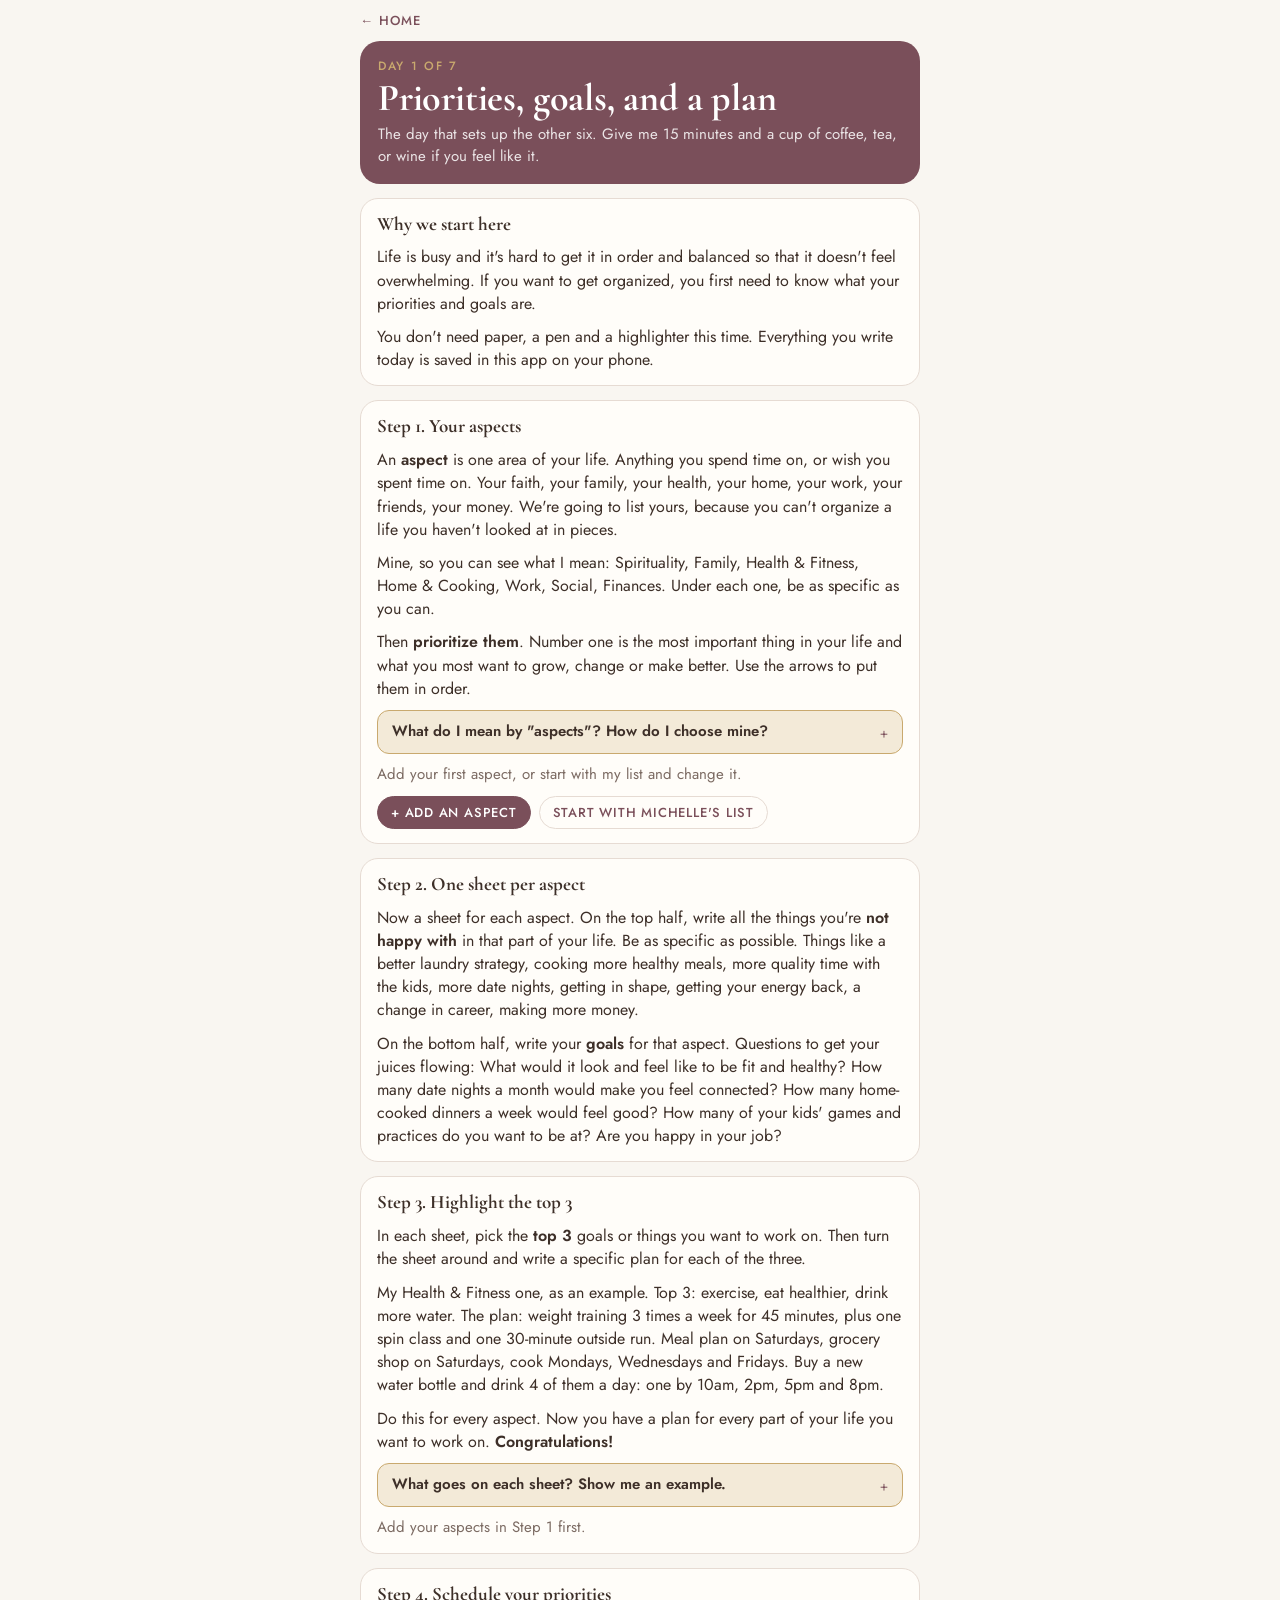
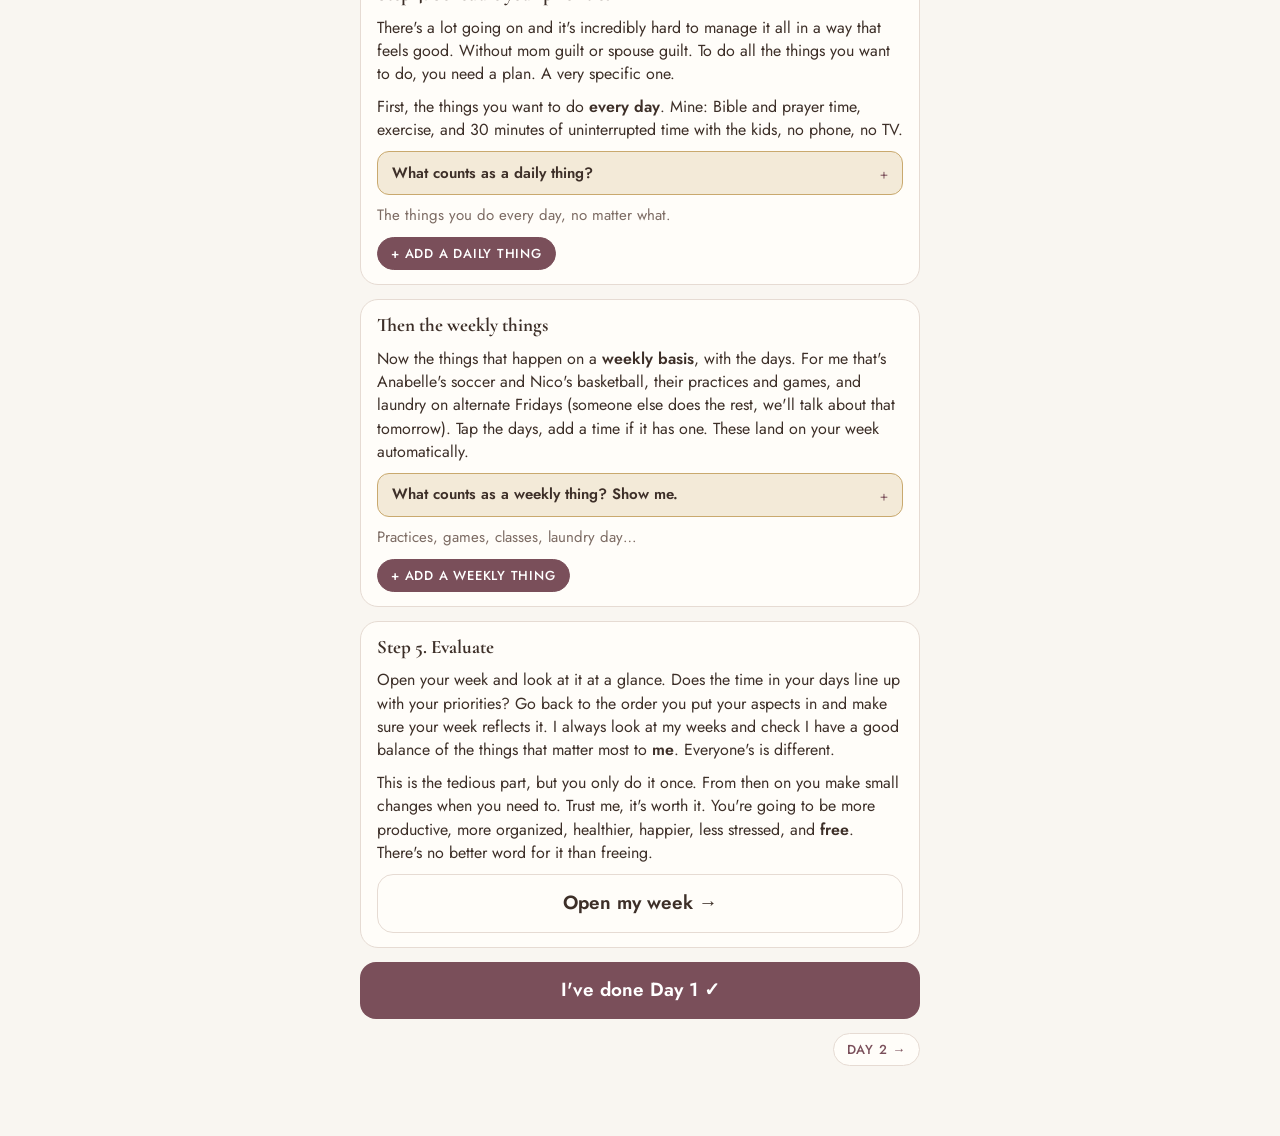
<file: day.html>
<!doctype html>
<meta charset="utf-8">
<base target="_top">
<meta name="viewport" content="width=device-width, initial-scale=1, viewport-fit=cover">
<title>Day · The Organized Mom</title>
<link rel="manifest" href="manifest.json">
<meta name="theme-color" content="#7a4f5a">
<meta name="apple-mobile-web-app-capable" content="yes">
<meta name="apple-mobile-web-app-title" content="Organized Mom">
<link rel="apple-touch-icon" href="icons/icon-180.png">
<link rel="preconnect" href="https://fonts.googleapis.com">
<link rel="stylesheet" href="https://fonts.googleapis.com/css2?family=Cormorant+Garamond:wght@600;700&family=Jost:wght@400;500;600&display=swap">
<link rel="stylesheet" href="om.css">
<div class="wrap">
  <header class="page"><a class="back" href="start.html">← Home</a></header>
  <section id="head"></section>
  <section id="steps" style="display:flex;flex-direction:column;gap:14px"></section>
  <section id="finish"></section>
  <nav class="daynav" id="nav"></nav>
</div>
<script src="om.js"></script>
<script>
function n(){const x=parseInt(location.hash.slice(1));return x>=1&&x<=7?x:1}
function render(){
  const d=DAYS[n()-1], dn=done();
  document.title=`Day ${d.n} · The Organized Mom`;
  $('#head').innerHTML=`<div class="dayhead"><span class="eyebrow">Day ${d.n} of 7</span><h1>${esc(d.title)}</h1><p>${esc(d.sub)}</p></div>`;
  $('#steps').innerHTML=d.steps.map((s,i)=>`<div class="card step"><h3>${esc(s.h)}</h3><div class="copy">${s.html}</div>${s.video?vidHTML(s.video,s.h):''}${s.ws?`<div class="wsbox" data-ws="${s.ws}"></div>`:''}${s.link?`<a class="go quiet" href="${s.link[0]}">${esc(s.link[1])}</a>`:''}</div>`).join('');
  $$('.wsbox').forEach(b=>renderWS(b.dataset.ws,b));
  // the aspect sheets follow the aspects list
  const ab=$('.wsbox[data-ws=aspects]'), sb=$('.wsbox[data-ws=sheets]');
  if(ab&&sb){const re=()=>renderWS('sheets',sb);ab.addEventListener('click',()=>setTimeout(re,0));ab.addEventListener('input',()=>{clearTimeout(window._t);window._t=setTimeout(re,600)})}
  $('#finish').innerHTML=dn[d.n]?`<div class="card gold"><h3>Day ${d.n} done ✓</h3><p>Finished ${esc(dn[d.n])}. You can come back and change anything, any time.</p><button class="pill" id="undo">Mark as not done</button></div>`
    :`<button class="go" id="doneBtn">I've done Day ${d.n} ✓</button>`;
  $('#nav').innerHTML=`${d.n>1?`<a class="pill" href="#${d.n-1}">← Day ${d.n-1}</a>`:'<span></span>'}${d.n<7?`<a class="pill" href="#${d.n+1}">Day ${d.n+1} →</a>`:'<a class="pill" href="start.html">Home →</a>'}`;
  window.scrollTo(0,0);
}
document.addEventListener('click',e=>{
  if(e.target.id==='doneBtn'){if(!started())store.set('om:started',TODAY);setDone(n(),true);render();}
  if(e.target.id==='undo'){setDone(n(),false);render();}
});
window.addEventListener('hashchange',render);
render();
</script>
</file>
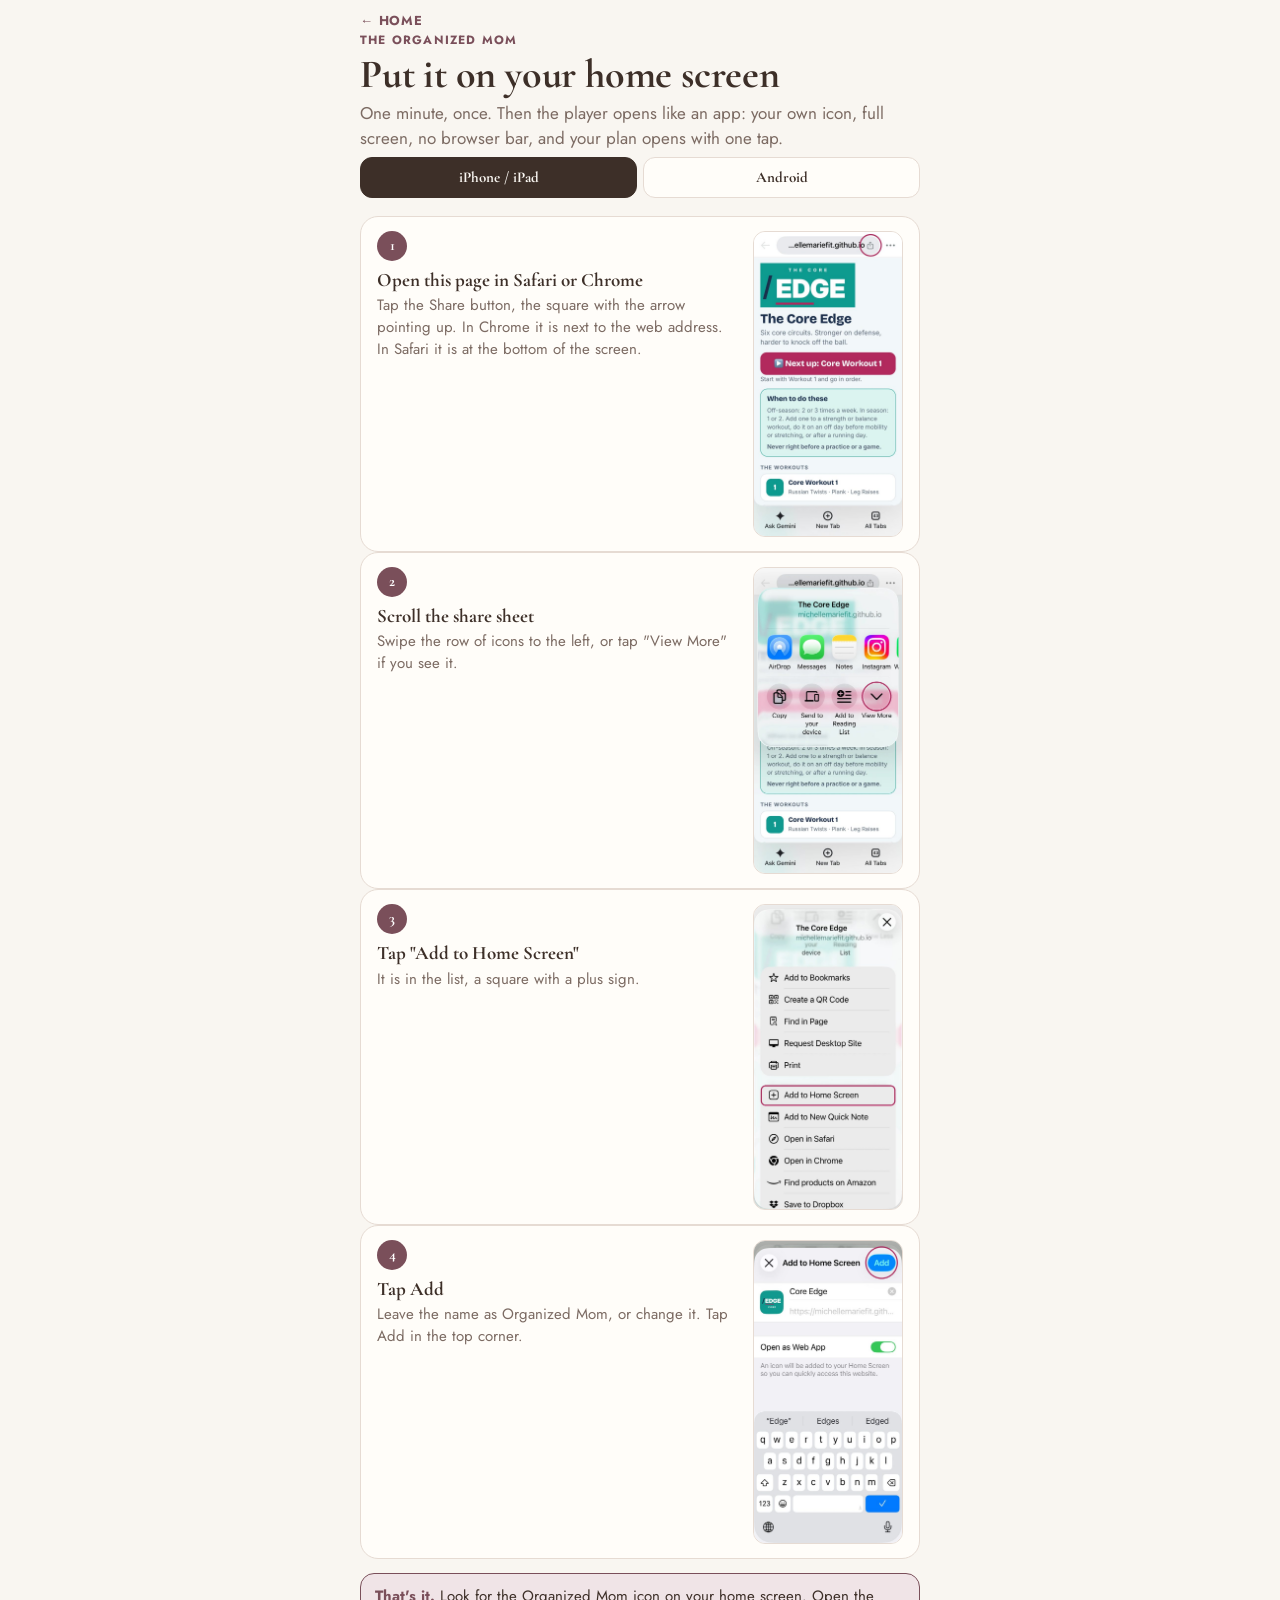
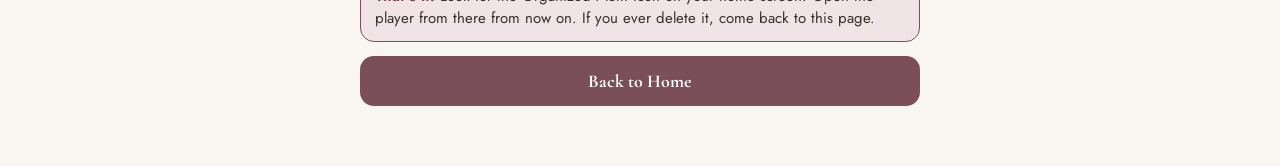
<file: install.html>
<!doctype html>
<meta charset="utf-8">
<base target="_top">
<meta name="viewport" content="width=device-width, initial-scale=1, viewport-fit=cover">
<title>Add to Home Screen · The Organized Mom</title>
<link rel="manifest" href="manifest.json">
<meta name="theme-color" content="#7a4f5a">
<meta name="apple-mobile-web-app-capable" content="yes">
<meta name="apple-mobile-web-app-title" content="Organized Mom">
<link rel="apple-touch-icon" href="icons/icon-180.png">
<link rel="preconnect" href="https://fonts.googleapis.com">
<link rel="stylesheet" href="https://fonts.googleapis.com/css2?family=Cormorant+Garamond:wght@600;700&family=Jost:wght@400;500;600&display=swap">
<link rel="stylesheet" href="om.css">
<style>
/* Step-by-step: put the player on the home screen so it opens like an app. Screenshots by Michelle. */
  
*{box-sizing:border-box}
body{margin:0;background:var(--bg);color:var(--ink);font:400 17px/1.45 var(--body);padding:0 16px 60px}
.wrap{max-width:560px;margin:0 auto;display:flex;flex-direction:column;gap:14px}
header{padding-top:14px;display:flex;flex-direction:column;gap:6px}
.eyebrow{font:700 12px/1.2 var(--body);letter-spacing:.1em;text-transform:uppercase;color:var(--brand)}
h1{font:800 clamp(28px,8vw,40px)/1.05 var(--display);margin:0}
.lead{margin:0;color:var(--muted)}
a.back{font:700 13px/1 var(--body);letter-spacing:.06em;text-transform:uppercase;color:var(--brand);text-decoration:none}
.tabs{display:flex;gap:6px}
.tabs button{flex:1;border:1px solid var(--line);background:var(--card);border-radius:12px;padding:12px;font:700 15px/1 var(--display);cursor:pointer}
.tabs button[aria-pressed="true"]{background:var(--ink);color:var(--bg);border-color:var(--ink)}
.step{background:var(--card);border:1px solid var(--line);border-radius:18px;padding:14px 16px;display:grid;grid-template-columns:1fr 150px;gap:14px;align-items:start}
.step .n{display:inline-grid;place-items:center;width:30px;height:30px;border-radius:50%;background:var(--brand);color:#fff;font:800 15px/1 var(--display);margin-bottom:8px}
.step h2{margin:0 0 4px;font:800 19px/1.2 var(--display)}
.step p{margin:0;color:var(--muted);font-size:15px}
.step img{width:150px;border-radius:12px;border:1px solid var(--line);display:block}
.step.noimg{grid-template-columns:1fr}
.done{background:var(--brand-soft);border:1px solid var(--brand);border-radius:14px;padding:12px 14px;font-size:15px}
.done b{color:var(--brand)}
.go{display:block;text-align:center;background:var(--accent);color:#fff;text-decoration:none;border-radius:14px;padding:16px;font:800 18px/1 var(--display)}
@media (max-width:380px){.step{grid-template-columns:1fr 120px}.step img{width:120px}}
</style>
<div class="wrap">
  <header><a class="back" href="start.html">← Home</a><span class="eyebrow">The Organized Mom</span><h1>Put it on your home screen</h1>
    <p class="lead">One minute, once. Then the player opens like an app: your own icon, full screen, no browser bar, and your plan opens with one tap.</p>
    <div class="tabs"><button data-os="ios" aria-pressed="true">iPhone / iPad</button><button data-os="android" aria-pressed="false">Android</button></div></header>
  <div id="steps"></div>
  <div class="done"><b>That's it.</b> Look for the Organized Mom icon on your home screen. Open the player from there from now on. If you ever delete it, come back to this page.</div>
  <a class="go" href="start.html">Back to Home</a>
</div>
<script>
const STEPS={
 ios:[
  ['Open this page in Safari or Chrome','Tap the Share button, the square with the arrow pointing up. In Chrome it is next to the web address. In Safari it is at the bottom of the screen.','icons/howto/iphone-1.jpg'],
  ['Scroll the share sheet','Swipe the row of icons to the left, or tap "View More" if you see it.','icons/howto/iphone-2.jpg'],
  ['Tap "Add to Home Screen"','It is in the list, a square with a plus sign.','icons/howto/iphone-3.jpg'],
  ['Tap Add','Leave the name as Organized Mom, or change it. Tap Add in the top corner.','icons/howto/iphone-4.jpg'],
 ],
 android:[
  ['Open this page in Chrome','Use the Chrome browser, not Samsung Internet or another one.',''],
  ['Tap the three dots','Top right corner of the screen.',''],
  ['Tap "Add to Home screen" or "Install app"','One of the two will be in the menu. Either works.',''],
  ['Tap Add or Install','Leave the name as Organized Mom. The icon appears on your home screen.',''],
 ]};
let os=/android/i.test(navigator.userAgent)?'android':'ios';
function render(){
  document.querySelectorAll('.tabs button').forEach(b=>b.setAttribute('aria-pressed',b.dataset.os===os));
  document.getElementById('steps').innerHTML=STEPS[os].map(([h,p,img],i)=>`<section class="step ${img?'':'noimg'}"><div><span class="n">${i+1}</span><h2>${h}</h2><p>${p}</p></div>${img?`<img src="${img}" alt="Step ${i+1}">`:''}</section>`).join('');
}
document.querySelectorAll('.tabs button').forEach(b=>b.addEventListener('click',()=>{os=b.dataset.os;render()}));
render();
</script>
<script src="om.js"></script>
</file>
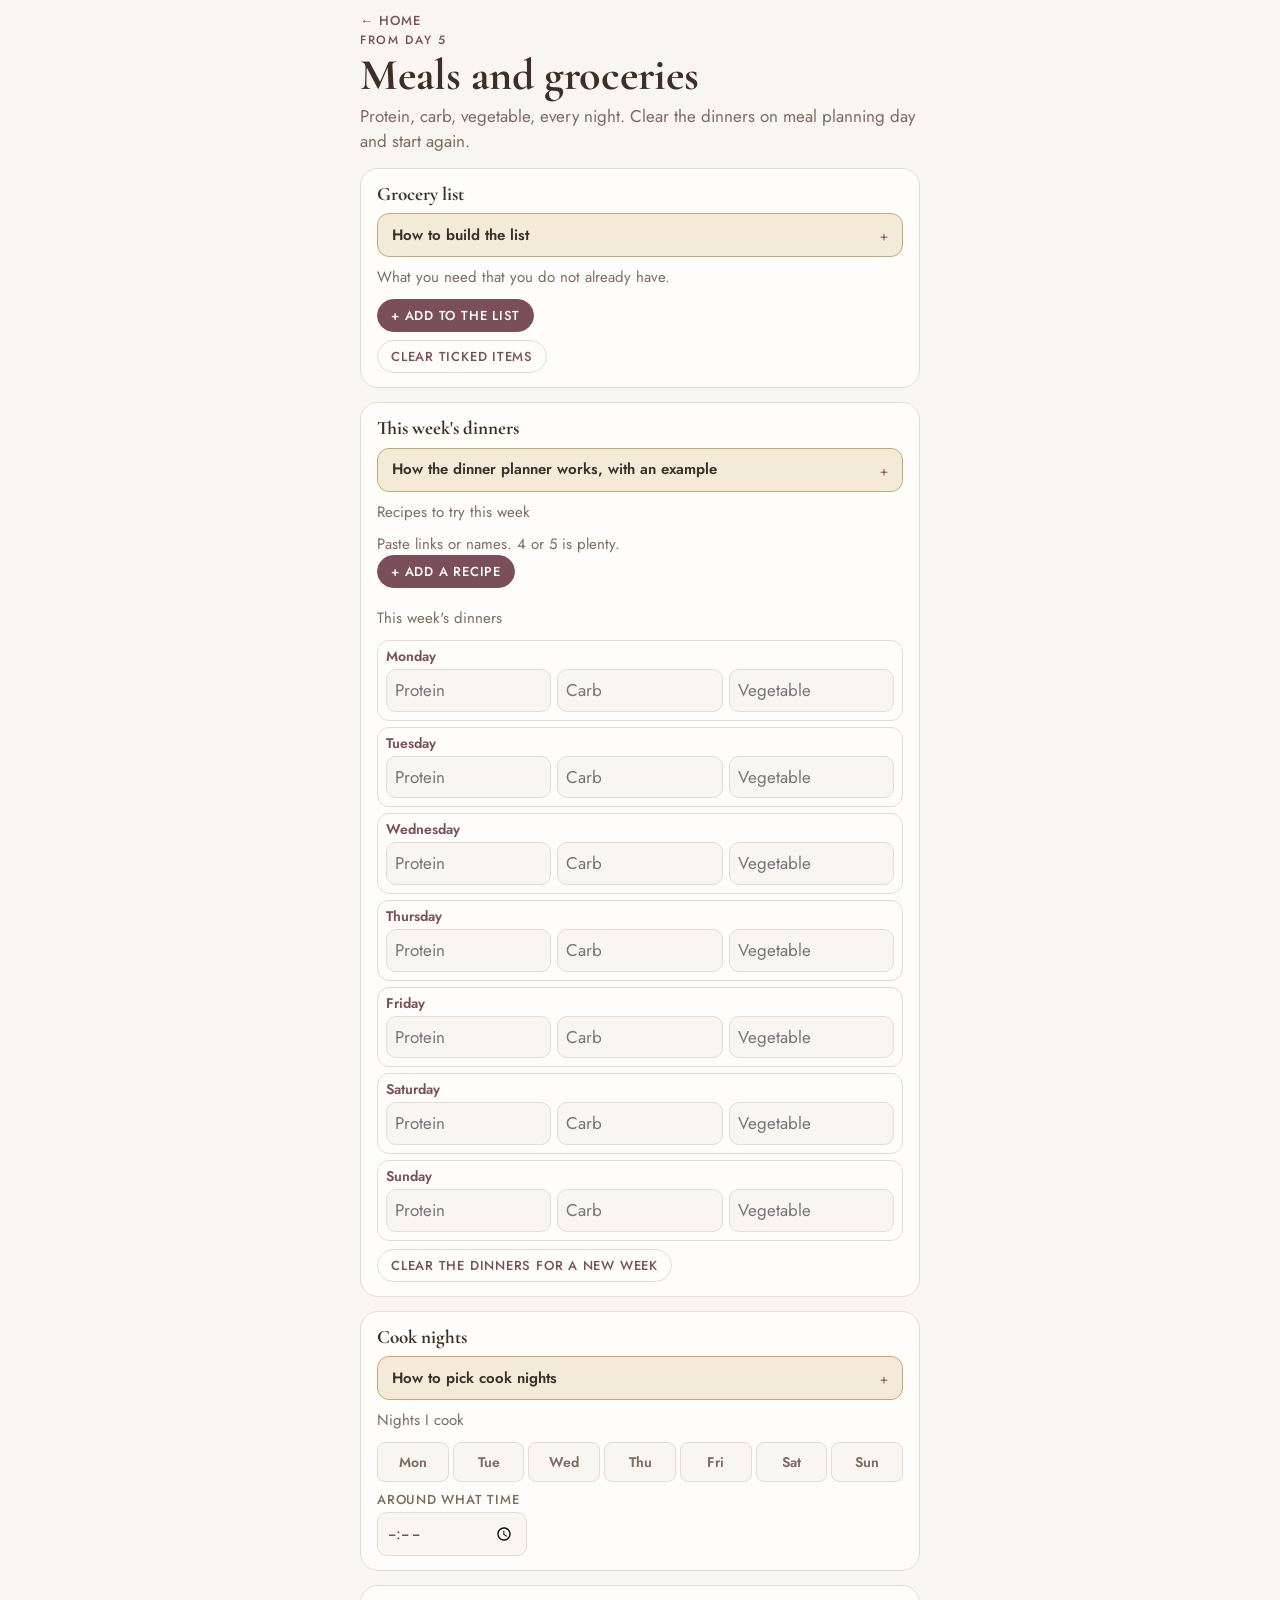
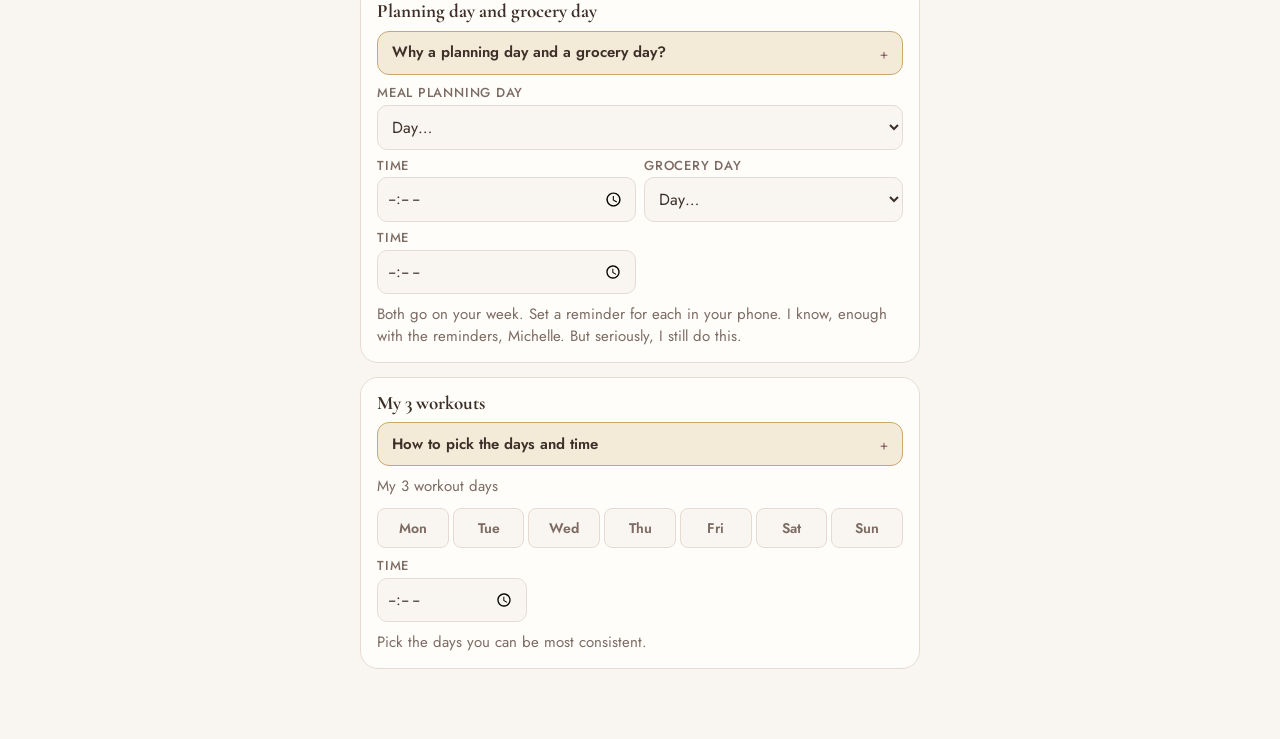
<file: meals.html>
<!doctype html>
<meta charset="utf-8">
<base target="_top">
<meta name="viewport" content="width=device-width, initial-scale=1, viewport-fit=cover">
<title>Meals · The Organized Mom</title>
<link rel="manifest" href="manifest.json">
<meta name="theme-color" content="#7a4f5a">
<meta name="apple-mobile-web-app-capable" content="yes">
<meta name="apple-mobile-web-app-title" content="Organized Mom">
<link rel="apple-touch-icon" href="icons/icon-180.png">
<link rel="preconnect" href="https://fonts.googleapis.com">
<link rel="stylesheet" href="https://fonts.googleapis.com/css2?family=Cormorant+Garamond:wght@600;700&family=Jost:wght@400;500;600&display=swap">
<link rel="stylesheet" href="om.css">
<div class="wrap">
  <header class="page"><a class="back" href="start.html">← Home</a><span class="eyebrow">From Day 5</span><h1>Meals and groceries</h1><p class="lead">Protein, carb, vegetable, every night. Clear the dinners on meal planning day and start again.</p></header>
  <section class="card"><h3>Grocery list</h3><div id="grocery"></div><div class="toolrow"><button class="pill" id="clearDone">Clear ticked items</button></div></section>
  <section class="card"><h3>This week's dinners</h3><div id="meals"></div><div class="toolrow"><button class="pill" id="clearMeals">Clear the dinners for a new week</button></div></section>
  <section class="card"><h3>Cook nights</h3><div id="cook"></div></section>
  <section class="card"><h3>Planning day and grocery day</h3><div id="mealday"></div></section>
  <section class="card"><h3>My 3 workouts</h3><div id="workouts"></div></section>
</div>
<script src="om.js"></script>
<script>
function render(){renderWS('grocery',$('#grocery'));renderWS('meals',$('#meals'));renderWS('cook',$('#cook'));renderWS('mealday',$('#mealday'));renderWS('workouts',$('#workouts'))}
render();
$('#clearDone').addEventListener('click',()=>{saveList('om:grocery',list('om:grocery').filter(x=>!x.done));renderWS('grocery',$('#grocery'))});
$('#clearMeals').addEventListener('click',()=>{store.set('om:meals',{});renderWS('meals',$('#meals'))});
</script>
</file>
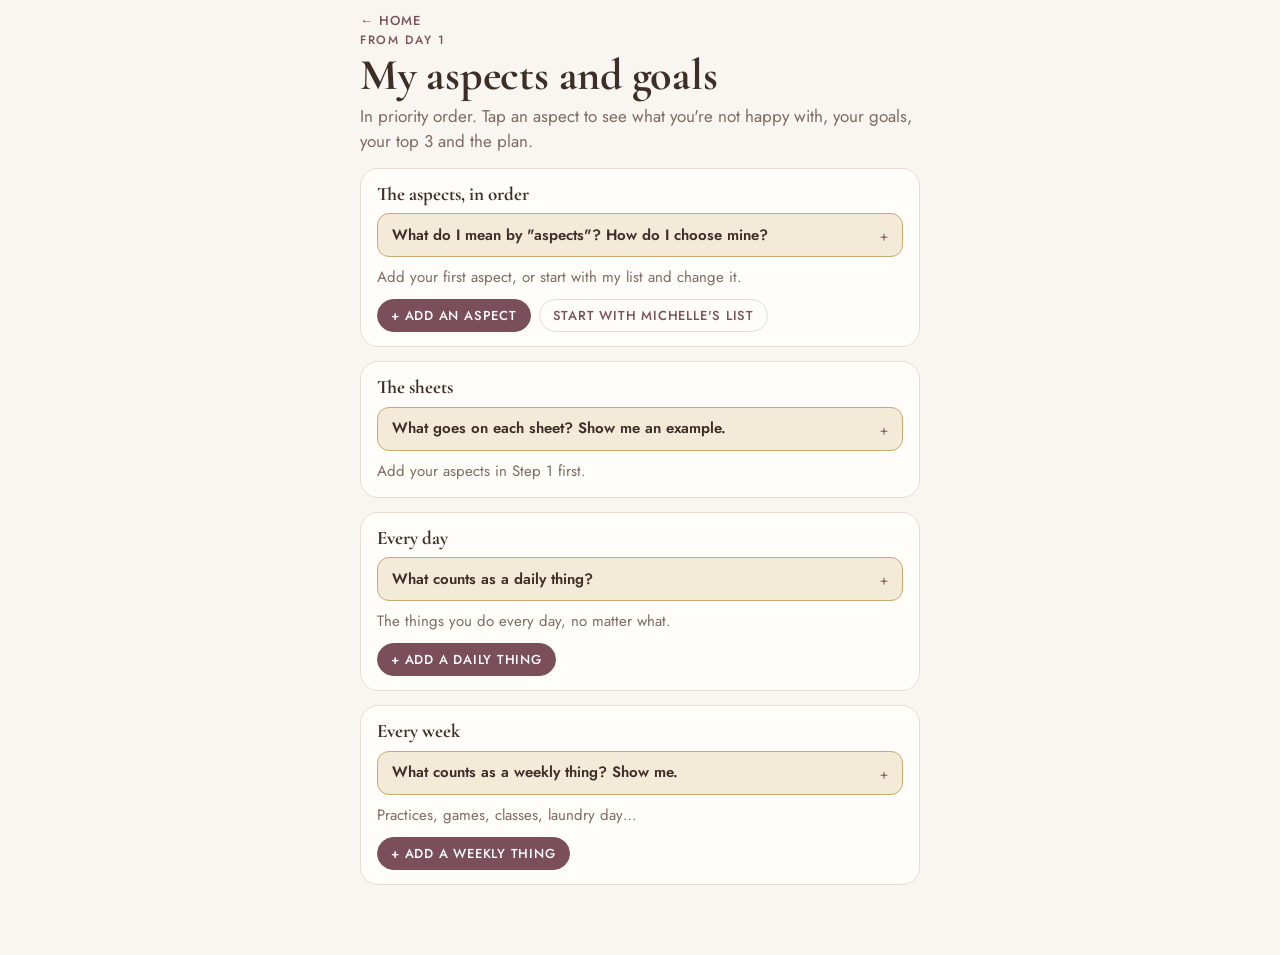
<file: plan.html>
<!doctype html>
<meta charset="utf-8">
<base target="_top">
<meta name="viewport" content="width=device-width, initial-scale=1, viewport-fit=cover">
<title>My Aspects · The Organized Mom</title>
<link rel="manifest" href="manifest.json">
<meta name="theme-color" content="#7a4f5a">
<meta name="apple-mobile-web-app-capable" content="yes">
<meta name="apple-mobile-web-app-title" content="Organized Mom">
<link rel="apple-touch-icon" href="icons/icon-180.png">
<link rel="preconnect" href="https://fonts.googleapis.com">
<link rel="stylesheet" href="https://fonts.googleapis.com/css2?family=Cormorant+Garamond:wght@600;700&family=Jost:wght@400;500;600&display=swap">
<link rel="stylesheet" href="om.css">
<div class="wrap">
  <header class="page"><a class="back" href="start.html">← Home</a><span class="eyebrow">From Day 1</span><h1>My aspects and goals</h1><p class="lead">In priority order. Tap an aspect to see what you're not happy with, your goals, your top 3 and the plan.</p></header>
  <section class="card"><h3>The aspects, in order</h3><div id="aspects"></div></section>
  <section class="card"><h3>The sheets</h3><div id="sheets"></div></section>
  <section class="card"><h3>Every day</h3><div id="daily"></div></section>
  <section class="card"><h3>Every week</h3><div id="weekly"></div></section>
</div>
<script src="om.js"></script>
<script>
function render(){renderWS('aspects',$('#aspects'));renderWS('sheets',$('#sheets'));renderWS('daily',$('#daily'));renderWS('weekly',$('#weekly'))}
render();
// when aspects change, the sheet tabs need to follow
$('#aspects').addEventListener('click',()=>setTimeout(()=>renderWS('sheets',$('#sheets')),0));
$('#aspects').addEventListener('input',()=>{clearTimeout(window._t);window._t=setTimeout(()=>renderWS('sheets',$('#sheets')),600)});
</script>
</file>
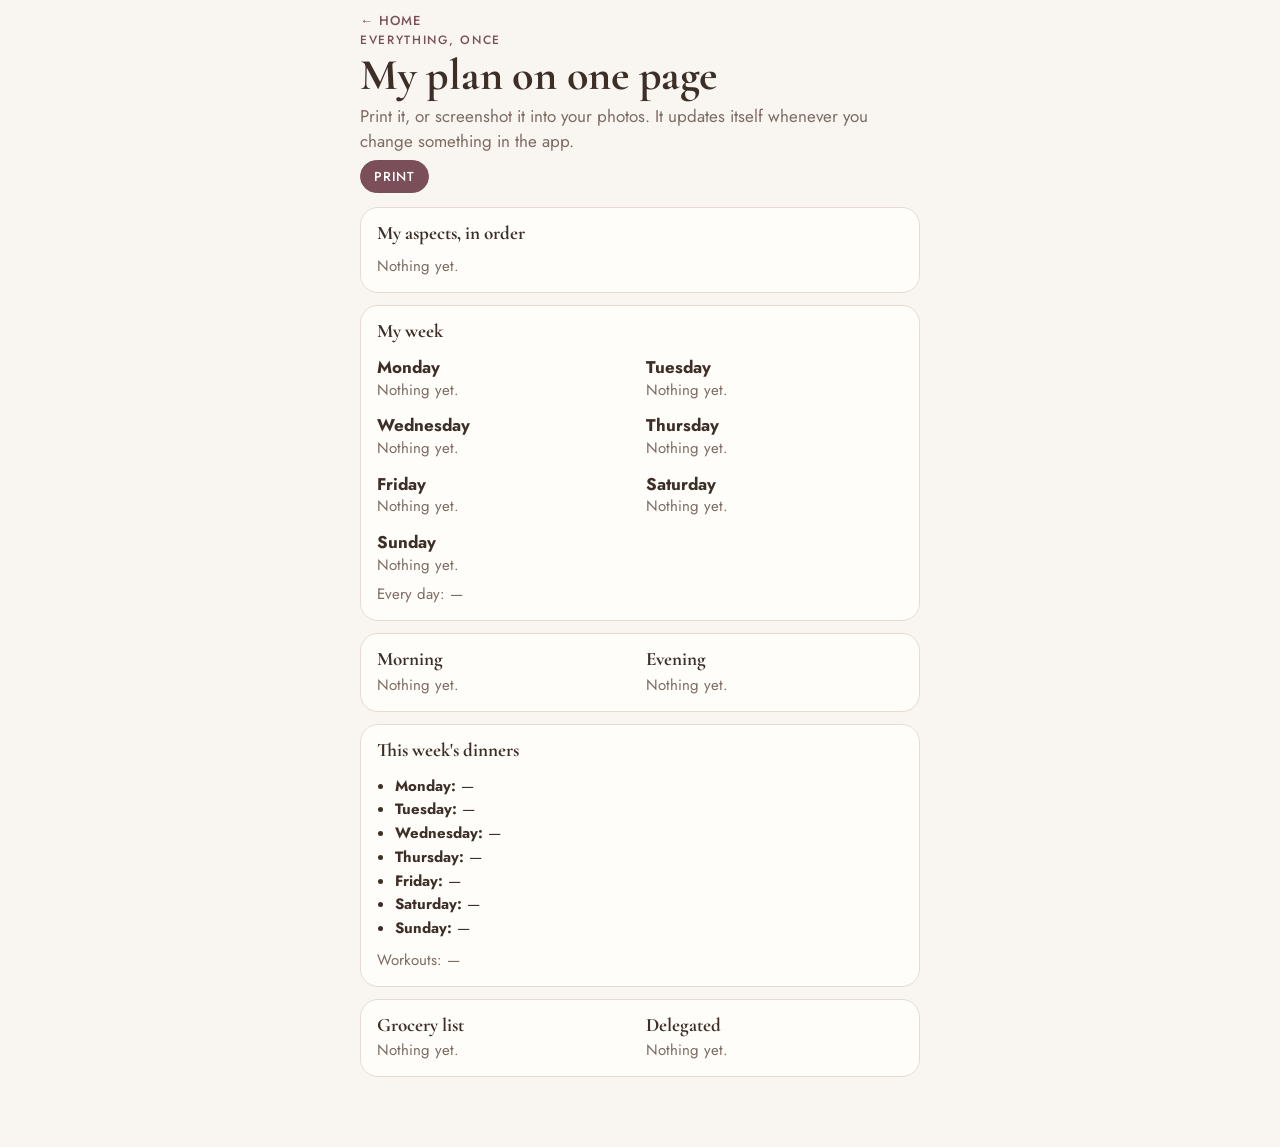
<file: print.html>
<!doctype html>
<meta charset="utf-8">
<base target="_top">
<meta name="viewport" content="width=device-width, initial-scale=1, viewport-fit=cover">
<title>My Plan · The Organized Mom</title>
<link rel="manifest" href="manifest.json">
<meta name="theme-color" content="#7a4f5a">
<link rel="preconnect" href="https://fonts.googleapis.com">
<link rel="stylesheet" href="https://fonts.googleapis.com/css2?family=Cormorant+Garamond:wght@600;700&family=Jost:wght@400;500;600&display=swap">
<link rel="stylesheet" href="om.css">
<style>.sec h3{margin-bottom:4px}.sec ul{margin:0;padding-left:18px;font-size:15px}.sec li{margin:2px 0}.two{display:grid;grid-template-columns:1fr 1fr;gap:12px}@media(max-width:480px){.two{grid-template-columns:1fr}}</style>
<div class="wrap">
  <header class="page noprint"><a class="back" href="start.html">← Home</a><span class="eyebrow">Everything, once</span><h1>My plan on one page</h1><p class="lead">Print it, or screenshot it into your photos. It updates itself whenever you change something in the app.</p><div class="toolrow"><button class="pill play" onclick="window.print()">Print</button></div></header>
  <h1 style="display:none" class="printonly">My Organized Life</h1>
  <div id="out" style="display:flex;flex-direction:column;gap:12px"></div>
</div>
<script src="om.js"></script>
<script>
const li=a=>a.length?`<ul>${a.map(x=>`<li>${x}</li>`).join('')}</ul>`:'<p class="note">Nothing yet.</p>';
const as=aspects(), by=weekByDay(), m=store.get('om:meals',{}), w=store.get('om:workouts',{days:[]});
let html='';
html+=`<div class="card sec"><h3>My aspects, in order</h3>${li(as.map((a,i)=>{const s=sheet(a.id);const top=s.top.filter(Boolean);return `<b>${i+1}. ${esc(a.name)}</b>${top.length?`<br><small>Top 3: ${esc(top.join(' · '))}</small>`:''}`}))}</div>`;
html+=`<div class="card sec"><h3>My week</h3><div class="two">${by.map((l,i)=>`<div><b>${WEEKDAYS_LONG[i]}</b>${li(l.map(e=>`${fmtTime(e.time)?fmtTime(e.time)+' ':''}${esc(e.label)}`))}</div>`).join('')}</div><p class="note">Every day: ${esc(list('om:daily').map(x=>x.text).join(' · '))||'—'}</p></div>`;
html+=`<div class="card sec two"><div><h3>Morning${store.get('om:wake','')?' · up at '+fmtTime(store.get('om:wake','')):''}</h3>${li(list('om:morning').map(x=>esc(x.text)))}</div><div><h3>Evening</h3>${li(list('om:evening').map(x=>esc(x.text)))}</div></div>`;
html+=`<div class="card sec"><h3>This week's dinners</h3>${li(WEEKDAYS_LONG.map((d,i)=>{const r=m[i]||{};return `<b>${d}:</b> ${esc([r.protein,r.carb,r.veg].filter(Boolean).join(', '))||'—'}`}))}<p class="note">Workouts: ${w.days.map(i=>WEEKDAYS_LONG[i]).join(', ')||'—'}${w.time?' at '+fmtTime(w.time):''}</p></div>`;
html+=`<div class="card sec two"><div><h3>Grocery list</h3>${li(list('om:grocery').filter(x=>!x.done).map(x=>esc(x.text)))}</div><div><h3>Delegated</h3>${li(list('om:todos').filter(x=>x.delegate).map(x=>`${esc(x.text)}${x.to?' → '+esc(x.to):''}`))}</div></div>`;
$('#out').innerHTML=html;
</script>
</file>
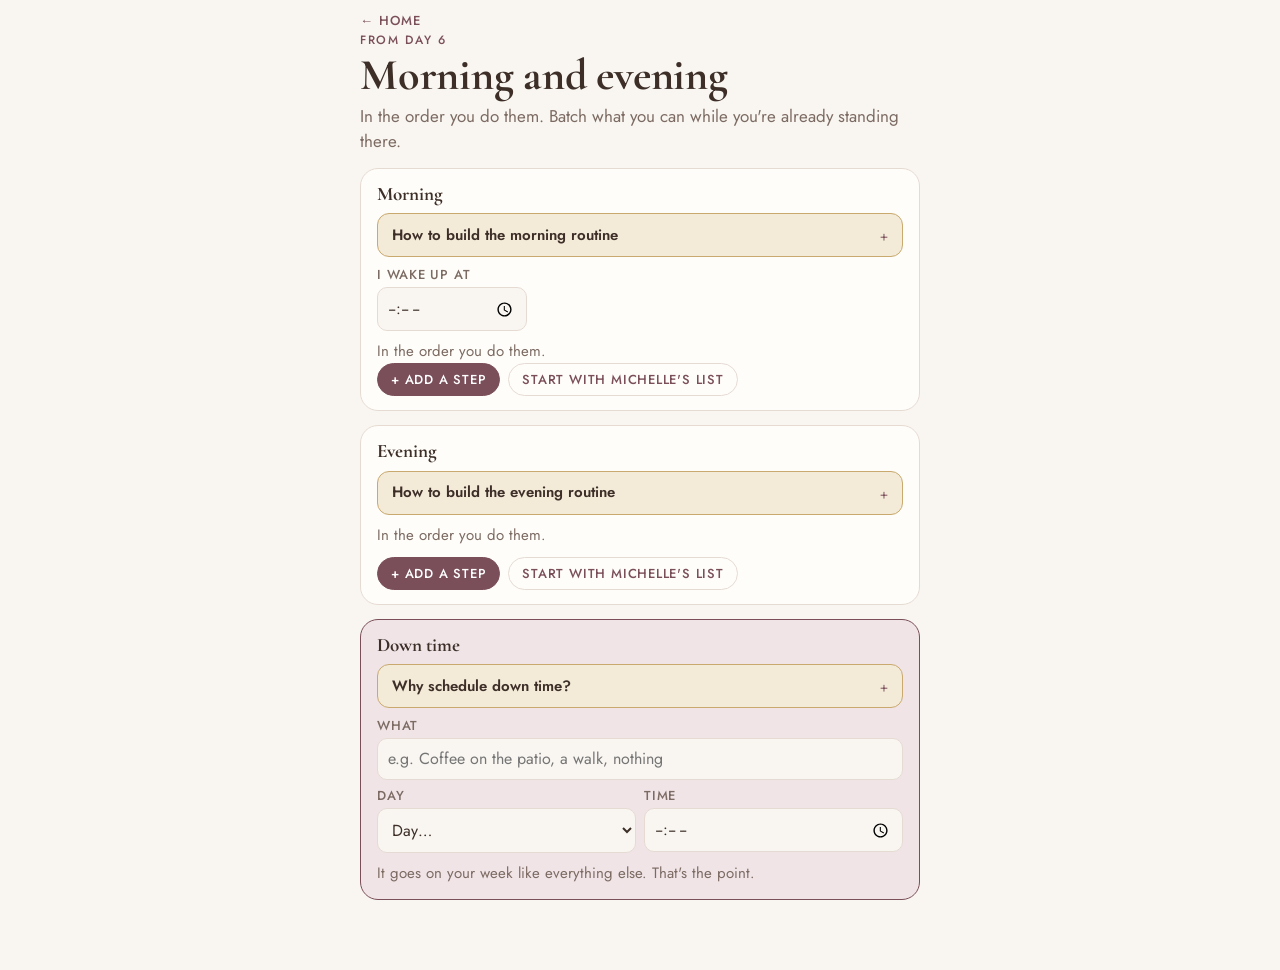
<file: routines.html>
<!doctype html>
<meta charset="utf-8">
<base target="_top">
<meta name="viewport" content="width=device-width, initial-scale=1, viewport-fit=cover">
<title>Routines · The Organized Mom</title>
<link rel="manifest" href="manifest.json">
<meta name="theme-color" content="#7a4f5a">
<meta name="apple-mobile-web-app-capable" content="yes">
<meta name="apple-mobile-web-app-title" content="Organized Mom">
<link rel="apple-touch-icon" href="icons/icon-180.png">
<link rel="preconnect" href="https://fonts.googleapis.com">
<link rel="stylesheet" href="https://fonts.googleapis.com/css2?family=Cormorant+Garamond:wght@600;700&family=Jost:wght@400;500;600&display=swap">
<link rel="stylesheet" href="om.css">
<div class="wrap">
  <header class="page"><a class="back" href="start.html">← Home</a><span class="eyebrow">From Day 6</span><h1>Morning and evening</h1><p class="lead">In the order you do them. Batch what you can while you're already standing there.</p></header>
  <section class="card"><h3>Morning</h3><div id="morning"></div></section>
  <section class="card"><h3>Evening</h3><div id="evening"></div></section>
  <section class="card soft"><h3>Down time</h3><div id="downtime"></div></section>
</div>
<script src="om.js"></script>
<script>renderWS('morning',$('#morning'));renderWS('evening',$('#evening'));renderWS('downtime',$('#downtime'));</script>
</file>
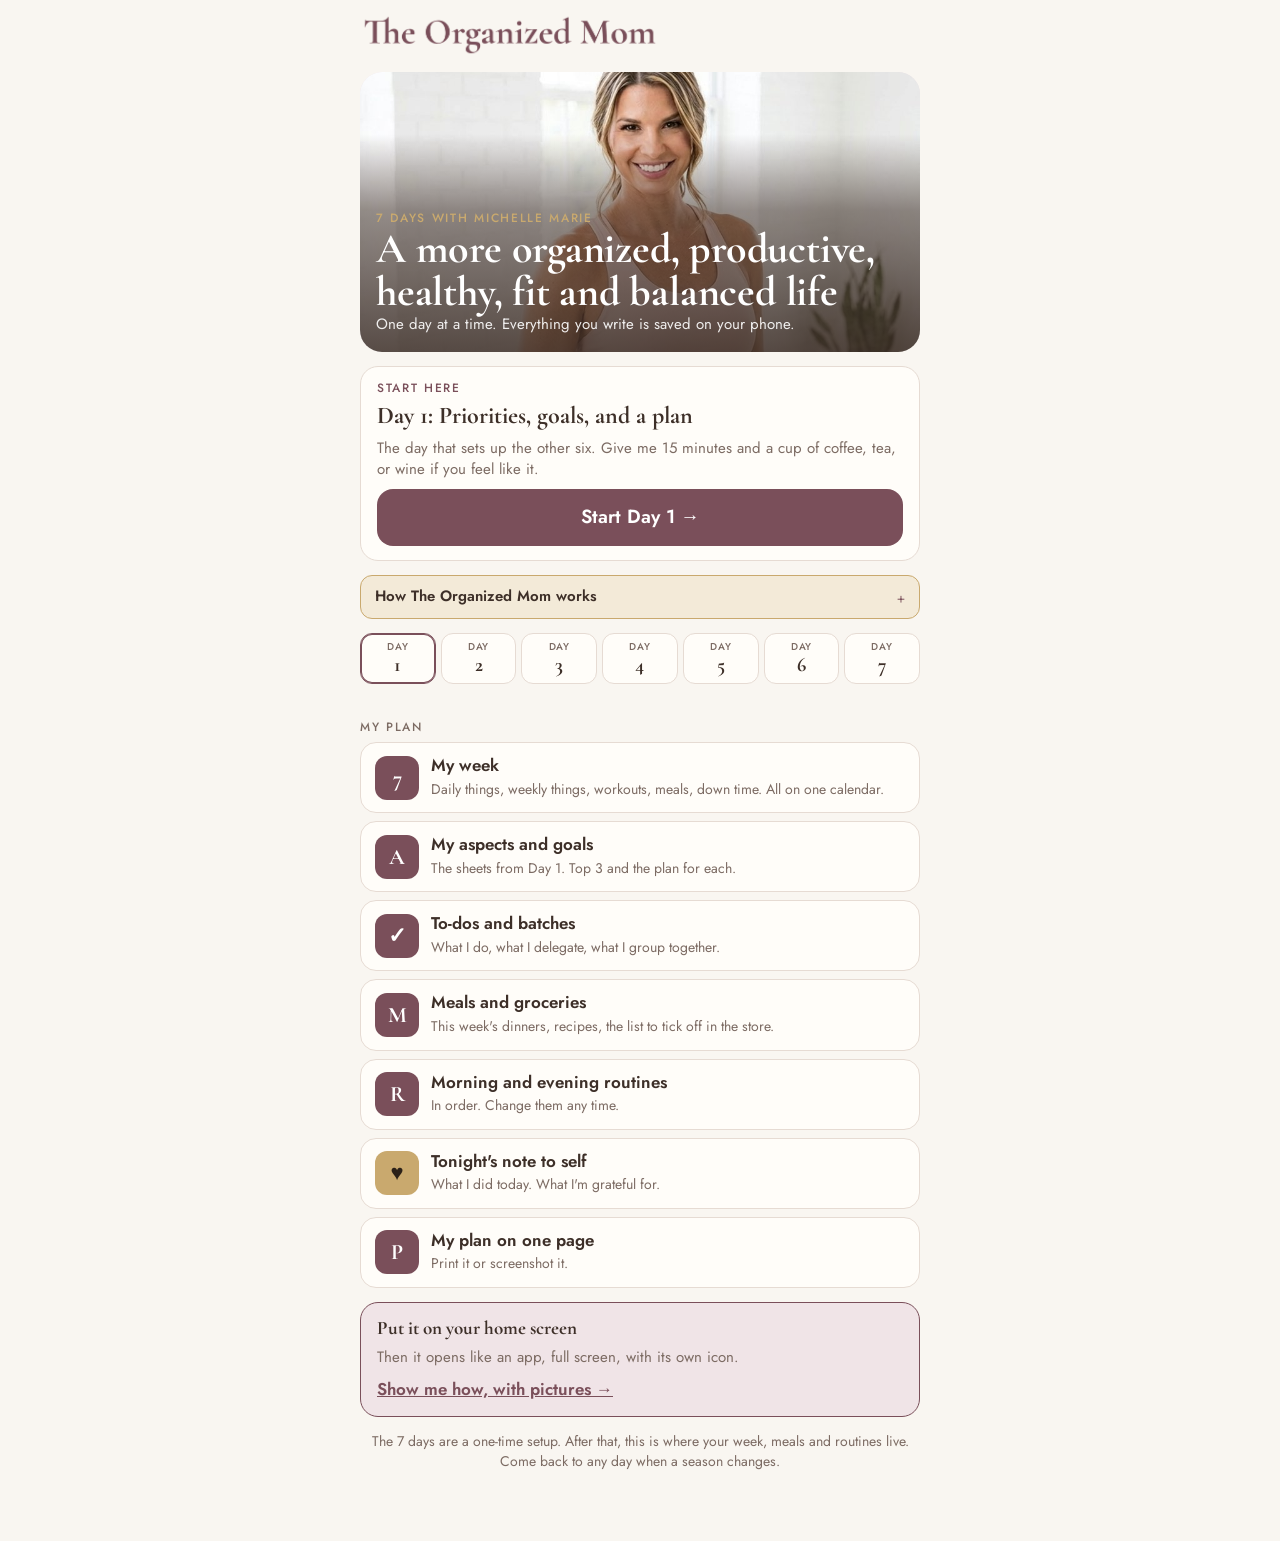
<file: start.html>
<!doctype html>
<meta charset="utf-8">
<base target="_top">
<meta name="viewport" content="width=device-width, initial-scale=1, viewport-fit=cover">
<title>The Organized Mom</title>
<link rel="manifest" href="manifest.json">
<meta name="theme-color" content="#7a4f5a">
<meta name="apple-mobile-web-app-capable" content="yes">
<meta name="apple-mobile-web-app-title" content="Organized Mom">
<link rel="apple-touch-icon" href="icons/icon-180.png">
<link rel="preconnect" href="https://fonts.googleapis.com">
<link rel="stylesheet" href="https://fonts.googleapis.com/css2?family=Cormorant+Garamond:wght@600;700&family=Jost:wght@400;500;600&display=swap">
<link rel="stylesheet" href="om.css">
<div class="wrap">
  <header class="page" style="padding-top:12px">
    <img src="icons/logo.png" alt="The Organized Mom" style="width:min(300px,78%);height:auto">
  </header>
  <section class="hero"><img src="images/michelle.jpg" alt=""><div class="tx"><span class="eyebrow">7 days with Michelle Marie</span><h1>A more organized, productive, healthy, fit and balanced life</h1><p>One day at a time. Everything you write is saved on your phone.</p></div></section>
  <section id="next"></section>
  <section id="help"></section>
  <section id="dots" class="dots"></section>
  <section id="tonight"></section>
  <h2 class="also">My plan</h2>
  <section class="ways">
    <a class="way" href="week.html"><span class="ic">7</span><span><b>My week</b><small>Daily things, weekly things, workouts, meals, down time. All on one calendar.</small></span></a>
    <a class="way" href="plan.html"><span class="ic">A</span><span><b>My aspects and goals</b><small>The sheets from Day 1. Top 3 and the plan for each.</small></span></a>
    <a class="way" href="todos.html"><span class="ic">✓</span><span><b>To-dos and batches</b><small>What I do, what I delegate, what I group together.</small></span></a>
    <a class="way" href="meals.html"><span class="ic">M</span><span><b>Meals and groceries</b><small>This week's dinners, recipes, the list to tick off in the store.</small></span></a>
    <a class="way" href="routines.html"><span class="ic">R</span><span><b>Morning and evening routines</b><small>In order. Change them any time.</small></span></a>
    <a class="way" href="tonight.html"><span class="ic gold">♥</span><span><b>Tonight's note to self</b><small>What I did today. What I'm grateful for.</small></span></a>
    <a class="way" href="print.html"><span class="ic">P</span><span><b>My plan on one page</b><small>Print it or screenshot it.</small></span></a>
  </section>
  <section class="card soft">
    <h3>Put it on your home screen</h3>
    <p>Then it opens like an app, full screen, with its own icon.</p>
    <a href="install.html" style="font-weight:600;color:var(--brand)">Show me how, with pictures →</a>
  </section>
  <p class="note" style="text-align:center">The 7 days are a one-time setup. After that, this is where your week, meals and routines live. Come back to any day when a season changes.</p>
</div>
<script src="om.js"></script>
<script>
function render(){
  const nd=nextDay(), dn=done();
  $('#help').innerHTML=helpHTML('home');
  const d=DAYS[(nd||7)-1];
  $('#next').innerHTML=nd?`<div class="card"><span class="eyebrow">${nd===1&&!dn[1]?'Start here':'Next up'}</span><h2>Day ${nd}: ${esc(d.title)}</h2><p>${esc(d.sub)}</p><a class="go" href="day.html#${nd}">${nd===1?'Start Day 1':'Open Day '+nd} →</a></div>`
    :`<div class="card gold"><span class="eyebrow">All 7 days done</span><h2>Your life is in order.</h2><p>Now it's about keeping it that way. Your week, meals and routines are below. Every night, the note to self.</p><a class="go gold" href="week.html">Open my week →</a></div>`;
  $('#dots').innerHTML=DAYS.map(x=>`<a href="day.html#${x.n}" class="${dn[x.n]?'done':''} ${x.n===nd?'next':''}"><span class="d">Day</span><span class="n">${x.n}</span></a>`).join('');
  const h=new Date().getHours(), n=notes()[TODAY];
  $('#tonight').innerHTML=(h>=18||n)&&dn[7]?`<div class="card ${n?'':'soft'}"><span class="eyebrow">Tonight</span><h3>${n?'Note to self, done ✓':'Your note to self'}</h3><p>${n?esc((n.did||'').split('\n')[0]||'Written.'):'What did you do today? Commend yourself. Be grateful.'}</p><a class="pill" href="tonight.html">${n?'Read it':'Write it'}</a></div>`:'';
}
render();
</script>
</file>
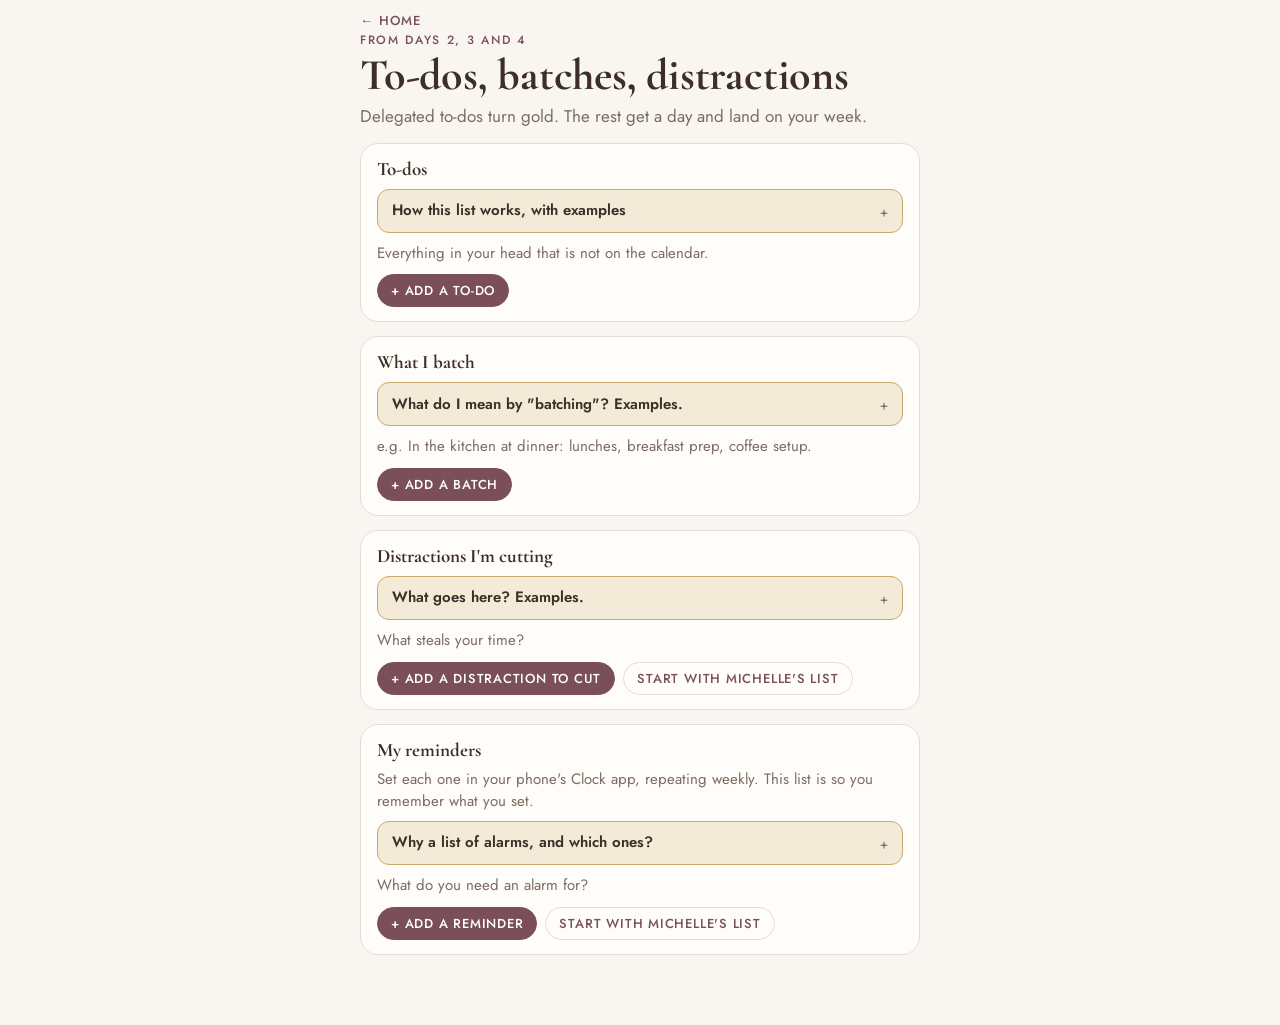
<file: todos.html>
<!doctype html>
<meta charset="utf-8">
<base target="_top">
<meta name="viewport" content="width=device-width, initial-scale=1, viewport-fit=cover">
<title>To-dos · The Organized Mom</title>
<link rel="manifest" href="manifest.json">
<meta name="theme-color" content="#7a4f5a">
<meta name="apple-mobile-web-app-capable" content="yes">
<meta name="apple-mobile-web-app-title" content="Organized Mom">
<link rel="apple-touch-icon" href="icons/icon-180.png">
<link rel="preconnect" href="https://fonts.googleapis.com">
<link rel="stylesheet" href="https://fonts.googleapis.com/css2?family=Cormorant+Garamond:wght@600;700&family=Jost:wght@400;500;600&display=swap">
<link rel="stylesheet" href="om.css">
<div class="wrap">
  <header class="page"><a class="back" href="start.html">← Home</a><span class="eyebrow">From Days 2, 3 and 4</span><h1>To-dos, batches, distractions</h1><p class="lead">Delegated to-dos turn gold. The rest get a day and land on your week.</p></header>
  <section class="card"><h3>To-dos</h3><div id="todos"></div></section>
  <section class="card"><h3>What I batch</h3><div id="batches"></div></section>
  <section class="card"><h3>Distractions I'm cutting</h3><div id="distract"></div></section>
  <section class="card"><h3>My reminders</h3><p>Set each one in your phone's Clock app, repeating weekly. This list is so you remember what you set.</p><div id="reminders"></div></section>
</div>
<script src="om.js"></script>
<script>renderWS('todos',$('#todos'));renderWS('batches',$('#batches'));renderWS('distract',$('#distract'));renderWS('reminders',$('#reminders'));</script>
</file>
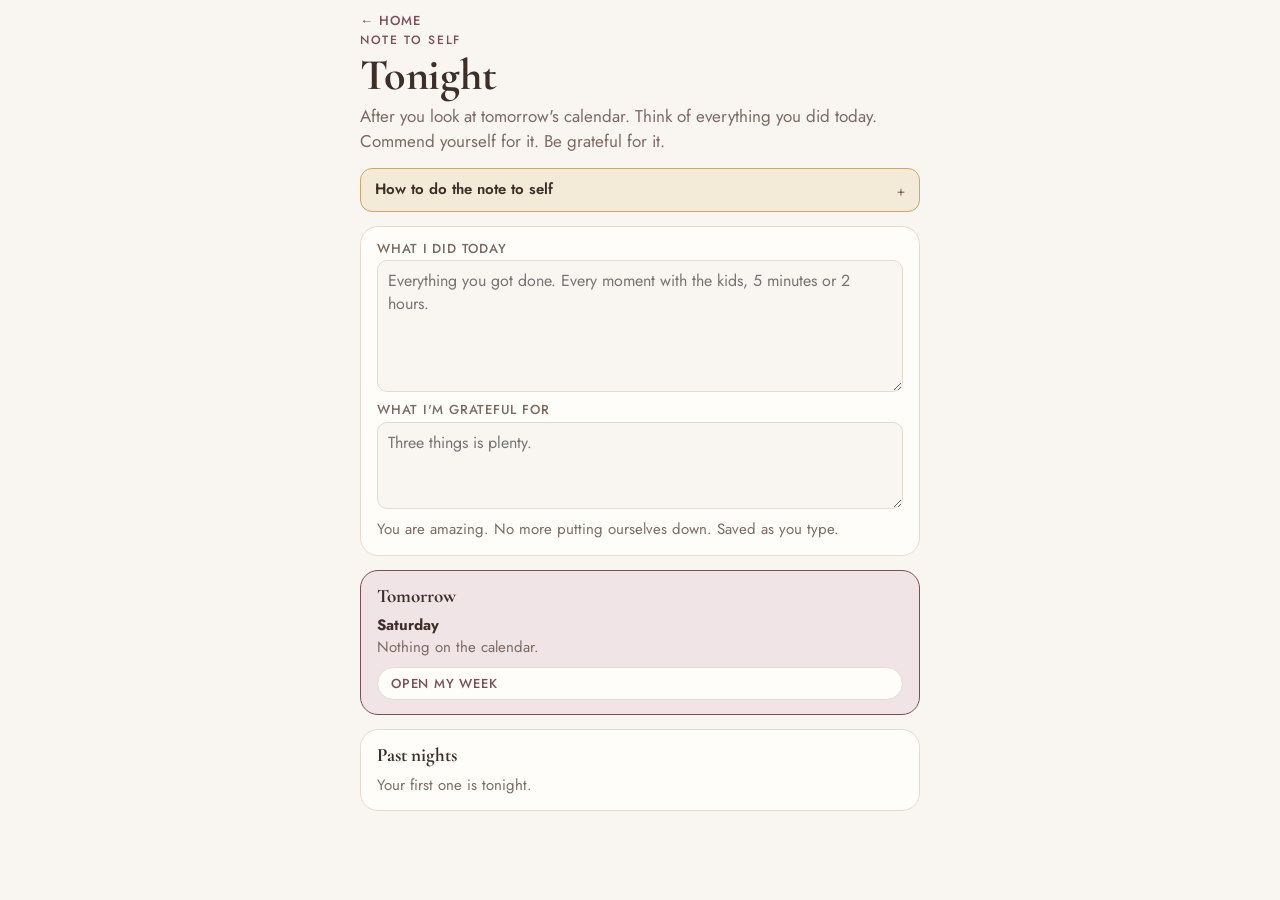
<file: tonight.html>
<!doctype html>
<meta charset="utf-8">
<base target="_top">
<meta name="viewport" content="width=device-width, initial-scale=1, viewport-fit=cover">
<title>Tonight · The Organized Mom</title>
<link rel="manifest" href="manifest.json">
<meta name="theme-color" content="#7a4f5a">
<meta name="apple-mobile-web-app-capable" content="yes">
<meta name="apple-mobile-web-app-title" content="Organized Mom">
<link rel="apple-touch-icon" href="icons/icon-180.png">
<link rel="preconnect" href="https://fonts.googleapis.com">
<link rel="stylesheet" href="https://fonts.googleapis.com/css2?family=Cormorant+Garamond:wght@600;700&family=Jost:wght@400;500;600&display=swap">
<link rel="stylesheet" href="om.css">
<div class="wrap">
  <header class="page"><a class="back" href="start.html">← Home</a><span class="eyebrow">Note to self</span><h1 id="h">Tonight</h1><p class="lead">After you look at tomorrow's calendar. Think of everything you did today. Commend yourself for it. Be grateful for it.</p></header>
  <section id="help"></section>
  <section class="card ws">
    <label>What I did today<textarea id="did" rows="5" placeholder="Everything you got done. Every moment with the kids, 5 minutes or 2 hours."></textarea></label>
    <label>What I'm grateful for<textarea id="grateful" rows="3" placeholder="Three things is plenty."></textarea></label>
    <p class="note">You are amazing. No more putting ourselves down. Saved as you type.</p>
  </section>
  <section class="card soft"><h3>Tomorrow</h3><div id="tomorrow"></div><a class="pill" href="week.html">Open my week</a></section>
  <section class="card"><h3>Past nights</h3><div id="past"></div></section>
</div>
<script src="om.js"></script>
<script>
const d=TODAY, n={did:'',grateful:'',...notes()[d]};
$('#help').innerHTML=helpHTML('tonight');
$('#did').value=n.did;$('#grateful').value=n.grateful;
document.addEventListener('input',e=>{if(e.target.id==='did'||e.target.id==='grateful'){n[e.target.id]=e.target.value;setNote(d,n)}});
const tm=(new Date().getDay()+6)%7, tmi=(tm+1)%7, by=weekByDay();
$('#tomorrow').innerHTML=`<p><b>${WEEKDAYS_LONG[tmi]}</b></p>`+(by[tmi].length?by[tmi].map(e=>`<div class="ent"><span class="t">${fmtTime(e.time)}</span><span>${esc(e.label)}</span><span></span></div>`).join(''):'<p class="note">Nothing on the calendar.</p>');
const past=Object.entries(notes()).filter(([k])=>k!==d).sort((a,b)=>b[0].localeCompare(a[0])).slice(0,14);
$('#past').innerHTML=past.length?past.map(([k,v])=>`<div style="padding:8px 0;border-top:1px dashed var(--line)"><span class="eyebrow">${k}</span><p>${esc(v.did||'')}</p>${v.grateful?`<p class="note">Grateful: ${esc(v.grateful)}</p>`:''}</div>`).join(''):'<p class="note">Your first one is tonight.</p>';
</script>
</file>
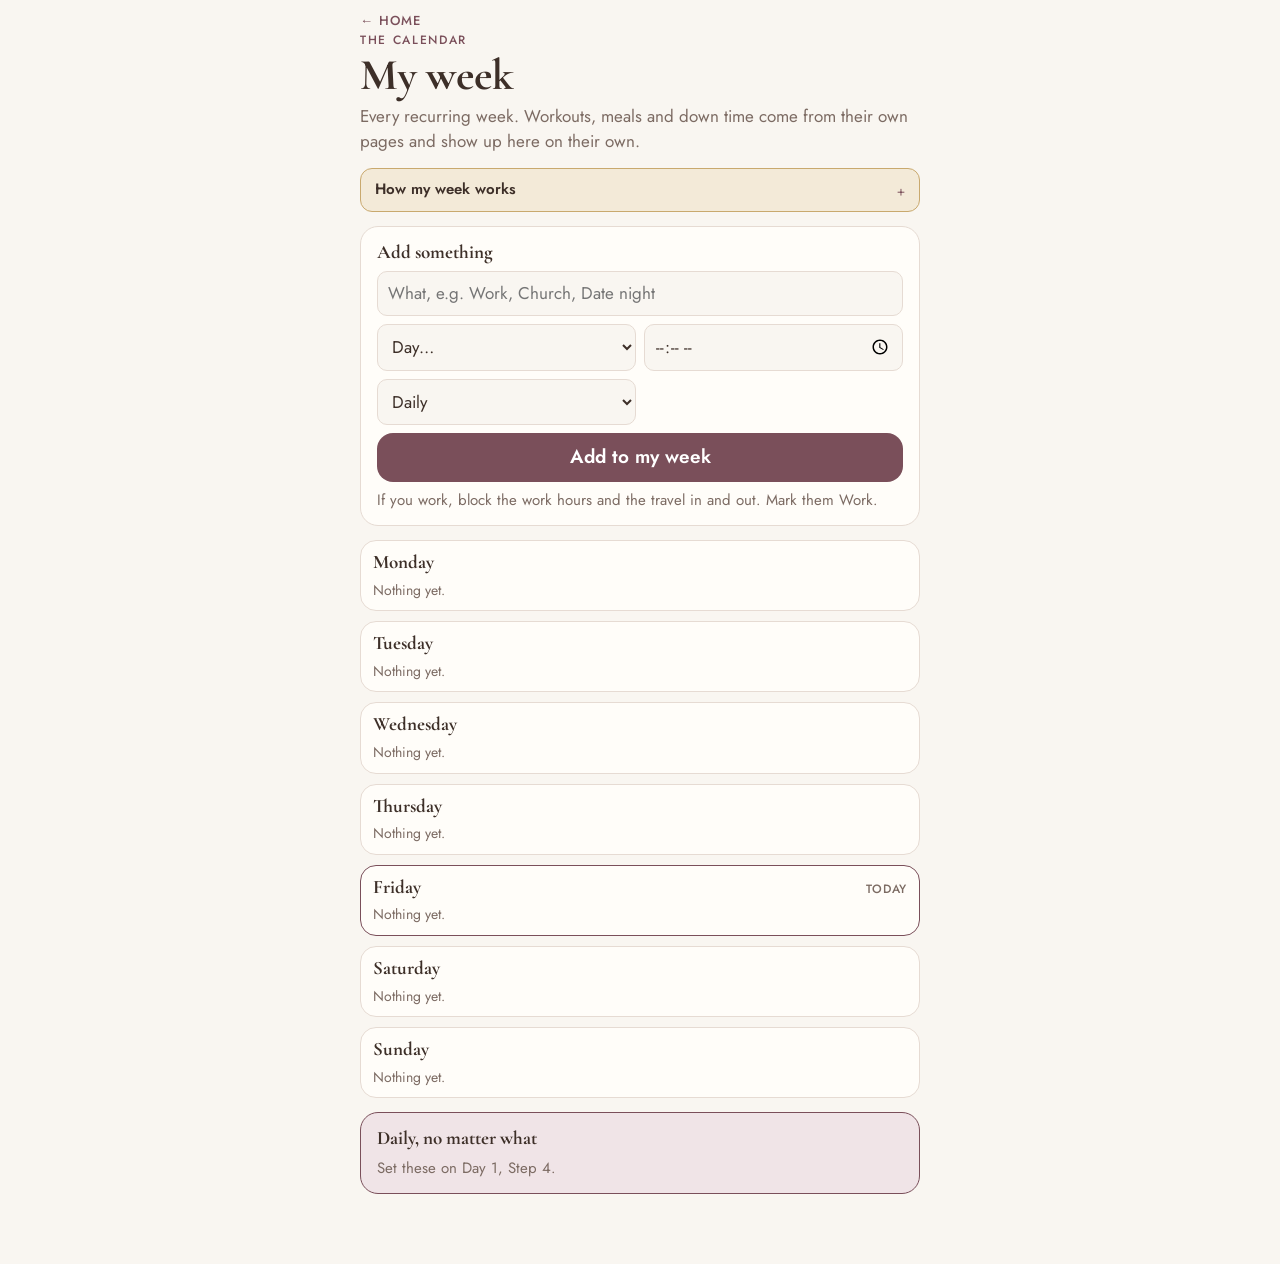
<file: week.html>
<!doctype html>
<meta charset="utf-8">
<base target="_top">
<meta name="viewport" content="width=device-width, initial-scale=1, viewport-fit=cover">
<title>My Week · The Organized Mom</title>
<link rel="manifest" href="manifest.json">
<meta name="theme-color" content="#7a4f5a">
<meta name="apple-mobile-web-app-capable" content="yes">
<meta name="apple-mobile-web-app-title" content="Organized Mom">
<link rel="apple-touch-icon" href="icons/icon-180.png">
<link rel="preconnect" href="https://fonts.googleapis.com">
<link rel="stylesheet" href="https://fonts.googleapis.com/css2?family=Cormorant+Garamond:wght@600;700&family=Jost:wght@400;500;600&display=swap">
<link rel="stylesheet" href="om.css">
<div class="wrap">
  <header class="page"><a class="back" href="start.html">← Home</a><span class="eyebrow">The calendar</span><h1>My week</h1><p class="lead">Every recurring week. Workouts, meals and down time come from their own pages and show up here on their own.</p></header>
  <section id="help"></section>
  <section class="card">
    <h3>Add something</h3>
    <form class="addform" id="add">
      <input name="label" placeholder="What, e.g. Work, Church, Date night" required>
      <select name="day" required><option value="">Day…</option></select>
      <input name="time" type="time">
      <select name="tag"></select>
      <button class="go" type="submit" style="grid-column:1/-1;padding:14px">Add to my week</button>
    </form>
    <p class="note">If you work, block the work hours and the travel in and out. Mark them Work.</p>
  </section>
  <section id="days" style="display:flex;flex-direction:column;gap:10px"></section>
  <section class="card soft"><h3>Daily, no matter what</h3><div id="daily"></div></section>
</div>
<script src="om.js"></script>
<script>
const f=$('#add');
f.day.innerHTML+=WEEKDAYS_LONG.map((d,i)=>`<option value="${i}">${d}</option>`).join('');
f.tag.innerHTML=TAGS.map(t=>`<option value="${t[0]}">${t[1]}</option>`).join('');
$('#help').innerHTML=helpHTML('week');
f.addEventListener('submit',e=>{e.preventDefault();const w=week();w.push({id:uid(),day:+f.day.value,time:f.time.value,label:f.label.value.trim(),tag:f.tag.value});saveList('om:week',w);f.label.value='';f.time.value='';render();});
function render(){
  const by=weekByDay(), td=(new Date().getDay()+6)%7;
  $('#days').innerHTML=by.map((l,i)=>`<div class="wkday ${i===td?'today':''}"><h3>${WEEKDAYS_LONG[i]}<small>${i===td?'today':''}</small></h3>${l.length?l.map(e=>`<div class="ent"><span class="t">${fmtTime(e.time)||''}</span><span>${esc(e.label)}</span><span style="display:flex;gap:4px;align-items:center">${TAG_LABEL[e.tag]?`<span class="tag ${e.tag}">${TAG_LABEL[e.tag]}</span>`:''}${e.auto?'':`<button class="x" data-rm="${e.id}" aria-label="Remove">×</button>`}</span></div>`).join(''):'<p class="note">Nothing yet.</p>'}</div>`).join('');
  const d=list('om:daily');
  $('#daily').innerHTML=d.length?`<div class="chips">${d.map(x=>`<span class="chip">${esc(x.text)}</span>`).join('')}</div>`:'<p class="note">Set these on Day 1, Step 4.</p>';
}
document.addEventListener('click',e=>{const b=e.target.closest('[data-rm]');if(!b)return;saveList('om:week',week().filter(x=>x.id!==b.dataset.rm));render()});
render();
</script>
</file>
<file: om.css>
/* The Organized Mom player. Off-white, mauve, a little gold. Cormorant Garamond for headings, Jost for text,
   the current Michelle Marie Fit look. One phone column everywhere. */
:root{
  --bg:#f9f6f1; --card:#fffdf9; --ink:#3d2f28; --muted:#7c6b63; --line:#e6dbd3;
  --brand:#7a4f5a; --brand-soft:#f0e4e7; --gold:#c9a96e; --gold-soft:#f3ead8; --rose:#c4957e;
  --accent:#7a4f5a; --accent-ink:#ffffff; --done:#8f7a3a; --done-soft:#f3ead8;
  --display:"Cormorant Garamond",Georgia,"Times New Roman",serif;
  --body:"Jost","Helvetica Neue",Arial,sans-serif;
}
@media (prefers-color-scheme: dark){:root:not([data-theme="light"]){
  --bg:#1f1719; --card:#2a1f22; --ink:#f4ede8; --muted:#c2b3ad; --line:#453539;
  --brand:#d9a3b0; --brand-soft:#3b2a30; --gold:#d9bc82; --gold-soft:#3b3222; --rose:#d9ab96;
  --accent:#d9a3b0; --accent-ink:#1f1719; --done:#d9bc82; --done-soft:#3b3222; color-scheme:dark}}
:root[data-theme="dark"]{
  --bg:#1f1719; --card:#2a1f22; --ink:#f4ede8; --muted:#c2b3ad; --line:#453539;
  --brand:#d9a3b0; --brand-soft:#3b2a30; --gold:#d9bc82; --gold-soft:#3b3222; --rose:#d9ab96;
  --accent:#d9a3b0; --accent-ink:#1f1719; --done:#d9bc82; --done-soft:#3b3222; color-scheme:dark}
*{box-sizing:border-box}
body{margin:0;background:var(--bg);color:var(--ink);font:400 17px/1.45 var(--body);padding:0 16px 70px;
  padding-left:max(16px,env(safe-area-inset-left,0px));padding-right:max(16px,env(safe-area-inset-right,0px))}
.wrap{max-width:560px;margin:0 auto;display:flex;flex-direction:column;gap:14px}
header.page{padding-top:14px;display:flex;flex-direction:column;gap:6px}
a.back{font:500 13px/1 var(--body);letter-spacing:.08em;text-transform:uppercase;color:var(--brand);text-decoration:none;display:inline-block}
.eyebrow{font:500 12px/1.2 var(--body);letter-spacing:.14em;text-transform:uppercase;color:var(--brand)}
h1{font:700 clamp(32px,9vw,44px)/1.02 var(--display);margin:0;letter-spacing:-.005em}
h2{font:700 24px/1.1 var(--display);margin:0}
h3{font:700 19px/1.2 var(--display);margin:0}
.lead{margin:0;color:var(--muted)}
p{margin:0}
button{font:inherit;color:inherit;cursor:pointer}
button:focus-visible,a:focus-visible{outline:3px solid var(--gold);outline-offset:2px}
.card{background:var(--card);border:1px solid var(--line);border-radius:18px;padding:14px 16px;display:flex;flex-direction:column;gap:8px}
.card p{color:var(--muted);font-size:15px}
.card p b{color:var(--ink)}
.card.soft{background:var(--brand-soft);border-color:var(--brand)}
.card.gold{background:var(--gold-soft);border-color:var(--gold)}
.go{display:block;text-align:center;background:var(--accent);color:var(--accent-ink);text-decoration:none;border:0;border-radius:16px;padding:18px;font:600 19px/1.1 var(--body);width:100%}
.go.quiet{background:var(--card);color:var(--ink);border:1px solid var(--line)}
.go.gold{background:var(--gold);color:#2b2118}
.go small{display:block;font:400 14px/1.3 var(--body);opacity:.85;margin-top:3px}
.ways{display:flex;flex-direction:column;gap:8px}
.way{display:grid;grid-template-columns:44px 1fr auto;gap:12px;align-items:center;background:var(--card);border:1px solid var(--line);border-radius:16px;padding:12px 14px;text-decoration:none;color:inherit}
.way .ic{width:44px;height:44px;border-radius:12px;background:var(--brand);color:#fff;display:grid;place-items:center;font:700 22px/1 var(--display)}
.way .ic.gold{background:var(--gold);color:#2b2118}
.way b{display:block;font:600 17px/1.2 var(--body)}
.way small{color:var(--muted);font-size:14px}
.way .tick{color:var(--done);font-weight:600;font-size:14px}
h2.also{margin:8px 0 -6px;font:500 12px/1.2 var(--body);letter-spacing:.14em;text-transform:uppercase;color:var(--muted)}
.chips{display:flex;flex-wrap:wrap;gap:6px}
.chip{font:500 14px/1 var(--body);background:var(--bg);border:1px solid var(--line);border-radius:8px;padding:7px 9px;font-variant-numeric:tabular-nums}
.chip.hot{background:var(--brand-soft);border-color:var(--brand);color:var(--brand);font-weight:600}
.chip.gold{background:var(--gold-soft);border-color:var(--gold)}
.seg{display:inline-flex;border:1px solid var(--line);border-radius:999px;overflow:hidden;background:var(--card)}
.seg button{border:0;background:transparent;color:var(--ink);padding:10px 16px;font:600 14px/1 var(--body);letter-spacing:.02em}
.seg button[aria-pressed="true"]{background:var(--brand);color:#fff}
.pill{font:500 13px/1 var(--body);letter-spacing:.06em;text-transform:uppercase;color:var(--brand);text-decoration:none;border:1px solid var(--line);background:var(--card);border-radius:999px;padding:9px 13px;display:inline-flex;gap:6px;align-items:center}
.pill.play{background:var(--accent);color:var(--accent-ink);border-color:var(--accent)}
.toolrow{display:flex;gap:8px;align-items:center;flex-wrap:wrap}
.star{color:var(--gold)}
.note{font-size:14px;color:var(--muted)}
input[type="number"],input[type="text"],textarea{font:inherit;color:inherit;background:var(--bg);border:1px solid var(--line);border-radius:10px;padding:9px 10px}
textarea{width:100%;min-height:72px;resize:vertical}
.err{background:var(--brand-soft);border-radius:14px;padding:14px}
/* step-by-step walkthrough shared pieces */
.embed{aspect-ratio:16/9;border-radius:12px;overflow:hidden;background:#000}
.embed iframe{width:100%;height:100%;border:0}
.demo{font-weight:600;font-size:14px;color:var(--brand);text-decoration:none;display:inline-flex;align-items:center;gap:6px;border:0;background:none;padding:6px 0}
.photo{width:100%;aspect-ratio:450/252;object-fit:cover;border-radius:12px;background:var(--brand-soft);display:block}
.code{display:inline-block;font:600 13px/1 var(--body);color:#fff;background:var(--brand);border-radius:6px;padding:5px 7px;margin-right:8px;letter-spacing:.04em;vertical-align:3px}
.code.swap{background:var(--gold);color:#2b2118}
/* sheet (swap picker) */
.sheet-bg{position:fixed;inset:0;background:rgba(40,25,30,.45);z-index:20;display:flex;align-items:flex-end;justify-content:center}
.sheet{background:var(--card);color:var(--ink);width:100%;max-width:560px;max-height:88vh;overflow:auto;border-radius:22px 22px 0 0;padding:16px 16px 30px;display:flex;flex-direction:column;gap:10px}
.sheet h2{font-size:26px}
.sheet .opt{display:grid;grid-template-columns:76px 1fr;gap:10px;align-items:center;border:1px solid var(--line);border-radius:14px;padding:8px 10px;background:var(--bg);text-align:left;width:100%}
.sheet .opt img{width:76px;aspect-ratio:450/252;object-fit:cover;border-radius:8px;background:var(--brand-soft)}
.sheet .opt b{display:block;font:600 16px/1.2 var(--body)}
.sheet .opt small{color:var(--muted);font-size:13px}
.sheet .opt.text{grid-template-columns:1fr}
.sheet .x{align-self:flex-end;border:1px solid var(--line);background:var(--card);border-radius:999px;padding:8px 14px;font-weight:600}
/* week grid */
.wk{display:grid;grid-template-columns:repeat(7,1fr);gap:5px}
.wk a,.wk div{display:flex;flex-direction:column;align-items:center;gap:4px;text-decoration:none;color:inherit;background:var(--card);border:1px solid var(--line);border-radius:12px;padding:8px 2px;min-height:86px;text-align:center}
.wk .d{font:500 11px/1 var(--body);letter-spacing:.08em;text-transform:uppercase;color:var(--muted)}
.wk .n{font:700 20px/1 var(--display)}
.wk .w{font:500 11px/1.15 var(--body);color:var(--brand)}
.wk .w.cardio{color:var(--rose)}
.wk .w.rest{color:var(--muted)}
.wk .today{border-color:var(--brand);box-shadow:inset 0 0 0 1px var(--brand)}
.wk .done{background:var(--done-soft);border-color:var(--done)}
.wk .done .n::after{content:" ✓";color:var(--done);font-size:14px}
/* ladder */
.ladder{display:flex;flex-direction:column;gap:8px}
.rung{display:grid;grid-template-columns:40px 1fr;gap:12px;align-items:start;background:var(--card);border:1px solid var(--line);border-radius:16px;padding:12px 14px;text-decoration:none;color:inherit}
.rung .num{font:700 30px/1 var(--display);color:var(--line)}
.rung.now{border-color:var(--brand);background:var(--brand-soft)}
.rung.now .num{color:var(--brand)}
.rung.past .num{color:var(--gold)}
.rung b{display:block;font:600 17px/1.2 var(--body)}
.rung small{color:var(--muted);font-size:14px;display:block}
.rung .wks{display:flex;gap:6px;margin-top:8px}
.rung .wks span{flex:1;height:26px;border-radius:7px;border:1px solid var(--line);display:grid;place-items:center;font:500 12px/1 var(--body);color:var(--muted)}
.rung .wks span.on{background:var(--gold);border-color:var(--gold);color:#2b2118;font-weight:600}
.rung .wks span.part{background:var(--gold-soft);border-color:var(--gold)}
.rung .wks span.cur{box-shadow:inset 0 0 0 2px var(--brand)}
/* checklist */
.ck{display:flex;flex-direction:column;gap:6px}
.ck label{display:flex;gap:12px;align-items:flex-start;background:var(--card);border:1px solid var(--line);border-radius:12px;padding:11px 12px;font-size:15px}
.ck input{width:22px;height:22px;flex:none;accent-color:var(--brand);margin-top:1px}
.ck label.on{background:var(--done-soft);border-color:var(--done)}
@media (prefers-reduced-motion:reduce){*{transition:none !important}}
.pair{display:grid;grid-template-columns:1fr 1fr;gap:8px}
.pair figure{margin:0;position:relative}
.pair img{width:100%;aspect-ratio:16/10;object-fit:cover;border-radius:12px;background:var(--brand-soft);display:block}
.pair figcaption{position:absolute;left:8px;top:8px;font:500 11px/1 var(--body);letter-spacing:.1em;text-transform:uppercase;background:rgba(61,47,40,.75);color:#fff;padding:5px 7px;border-radius:6px}
/* ---- Organized Mom additions: worksheets ---- */
.ws{display:flex;flex-direction:column;gap:10px}
.ws label{display:flex;flex-direction:column;gap:4px;font:500 13px/1.2 var(--body);letter-spacing:.06em;text-transform:uppercase;color:var(--muted)}
.ws label input,.ws label select,.ws label textarea{font:400 16px/1.4 var(--body);letter-spacing:0;text-transform:none;color:var(--ink)}
.ws input,.ws select,.ws textarea{font:inherit;color:inherit;background:var(--bg);border:1px solid var(--line);border-radius:10px;padding:9px 10px;min-width:0;width:100%}
.ws textarea{min-height:0}
.rows{display:flex;flex-direction:column;gap:8px}
.row{display:grid;grid-template-columns:1fr auto;gap:8px;align-items:start;background:var(--card);border:1px solid var(--line);border-radius:14px;padding:10px}
.row.del{background:var(--gold-soft);border-color:var(--gold)}
.row.done .fields input[type=text]{text-decoration:line-through;color:var(--muted)}
.row .fields{display:flex;flex-wrap:wrap;gap:6px;min-width:0}
.row .fields>*{flex:1 1 140px;min-width:0}
.row .fields textarea{flex-basis:100%}
.row .fields .days{flex-basis:100%}
.row .chk{flex-direction:row;align-items:center;gap:8px;flex:0 0 auto;text-transform:none;letter-spacing:0;font:400 15px/1.2 var(--body);color:var(--ink)}
.row .chk input{width:22px;height:22px;accent-color:var(--brand)}
.row .x{border:0;background:transparent;color:var(--muted);font-size:24px;line-height:1;padding:2px 6px;align-self:center}
.row .ord{display:flex;flex-direction:column;gap:2px}
.row .ord button{border:1px solid var(--line);background:var(--bg);border-radius:6px;font-size:10px;padding:4px 7px;color:var(--muted)}
.row:has(.ord){grid-template-columns:auto 1fr auto}
.pill.add{background:var(--brand);color:var(--accent-ink);border-color:var(--brand)}
.days{display:flex;gap:4px;flex-wrap:wrap}
.days button{border:1px solid var(--line);background:var(--bg);border-radius:8px;padding:7px 0;width:34px;font:600 13px/1 var(--body);color:var(--muted)}
.days button[aria-pressed="true"]{background:var(--brand);border-color:var(--brand);color:var(--accent-ink)}
.days.big button{width:auto;flex:1;padding:12px 0;font-size:14px}
.tabs{display:flex;gap:6px;overflow-x:auto;padding-bottom:4px;-webkit-overflow-scrolling:touch}
.tabs button{flex:0 0 auto;border:1px solid var(--line);background:var(--card);border-radius:999px;padding:9px 14px;font:600 14px/1 var(--body);color:var(--ink)}
.tabs button[aria-pressed="true"]{background:var(--brand);border-color:var(--brand);color:var(--accent-ink)}
.top3{display:flex;flex-direction:column;gap:8px}
.t3{background:var(--bg);border:1px solid var(--line);border-radius:12px;padding:10px;display:flex;flex-direction:column;gap:6px}
.t3 input,.t3 textarea{background:var(--card)}
.grid2{display:grid;grid-template-columns:1fr 1fr;gap:8px}
.grid2 label:first-child{grid-column:1/-1}
.mealgrid{display:flex;flex-direction:column;gap:6px}
.meal{display:grid;grid-template-columns:1fr 1fr 1fr;gap:6px;align-items:center;background:var(--card);border:1px solid var(--line);border-radius:12px;padding:8px}
.meal b{grid-column:1/-1;font:600 14px/1 var(--body);color:var(--brand)}
.meal input{padding:8px}
/* day page */
.step{display:flex;flex-direction:column;gap:10px}
.step .copy p{color:var(--ink);font-size:16px;margin-bottom:10px}
.step .copy p:last-child{margin-bottom:0}
.step .copy a{color:var(--brand);font-weight:600}
.step .copy b{font-weight:600}
.dayhead{display:flex;flex-direction:column;gap:6px;background:var(--brand);color:var(--accent-ink);border-radius:20px;padding:18px 18px 16px}
.dayhead .eyebrow{color:var(--gold)}
.dayhead h1{color:var(--accent-ink);font-size:clamp(28px,8vw,38px)}
.dayhead p{color:var(--accent-ink);opacity:.85;font-size:15px}
.daynav{display:flex;justify-content:space-between;gap:8px}
/* home */
.hero{position:relative;border-radius:22px;overflow:hidden;background:var(--brand-soft);min-height:200px}
.hero img{width:100%;height:280px;object-fit:cover;object-position:50% 15%;display:block}
.hero .tx{position:absolute;left:0;right:0;bottom:0;padding:70px 16px 16px;background:linear-gradient(rgba(61,47,40,0),rgba(61,47,40,.55) 35%,rgba(61,47,40,.86));color:#fff}
.hero .tx .eyebrow{color:var(--gold)}
.hero .tx h1{color:#fff;font-size:clamp(30px,8.5vw,42px)}
.hero .tx p{color:rgba(255,255,255,.9);font-size:15px}
.dots{display:grid;grid-template-columns:repeat(7,1fr);gap:5px}
.dots a{display:flex;flex-direction:column;align-items:center;gap:3px;text-decoration:none;color:inherit;background:var(--card);border:1px solid var(--line);border-radius:12px;padding:8px 2px}
.dots a .d{font:500 10px/1 var(--body);letter-spacing:.08em;text-transform:uppercase;color:var(--muted)}
.dots a .n{font:700 20px/1 var(--display)}
.dots a.done{background:var(--done-soft);border-color:var(--done)}
.dots a.done .n::after{content:"✓";font-size:12px;color:var(--done);margin-left:2px}
.dots a.next{border-color:var(--brand);box-shadow:inset 0 0 0 1px var(--brand)}
/* week page */
.wkday{background:var(--card);border:1px solid var(--line);border-radius:16px;padding:10px 12px;display:flex;flex-direction:column;gap:6px}
.wkday h3{display:flex;justify-content:space-between;align-items:baseline}
.wkday h3 small{font:500 12px/1 var(--body);color:var(--muted);letter-spacing:.06em;text-transform:uppercase}
.wkday.today{border-color:var(--brand)}
.ent{display:grid;grid-template-columns:62px 1fr auto;gap:8px;align-items:center;font-size:15px;padding:4px 0;border-top:1px dashed var(--line)}
.ent:first-of-type{border-top:0}
.ent .t{font-variant-numeric:tabular-nums;color:var(--muted);font-size:14px}
.ent .tag{font:500 10px/1 var(--body);letter-spacing:.08em;text-transform:uppercase;color:var(--brand);background:var(--brand-soft);border-radius:6px;padding:4px 6px}
.ent .tag.workout{background:var(--gold-soft);color:#6b5a2a}
.ent .tag.meals,.ent .tag.shop,.ent .tag.cook{background:var(--done-soft);color:var(--done)}
.ent .tag.downtime{background:var(--bg);color:var(--muted)}
.ent .x{border:0;background:transparent;color:var(--muted);font-size:20px;padding:0 4px}
.addform{display:grid;grid-template-columns:1fr 1fr;gap:8px}
.addform input,.addform select{font:inherit;color:inherit;background:var(--bg);border:1px solid var(--line);border-radius:10px;padding:9px 10px;width:100%;min-width:0}
.addform input[name=label]{grid-column:1/-1}
/* print */
@media print{body{padding:0;background:#fff;color:#000}.noprint{display:none !important}.card{break-inside:avoid;border-color:#ccc}}

/* help: tap to open */
details.help{border:1px solid var(--gold);background:var(--gold-soft);border-radius:12px;padding:0}
details.help summary{cursor:pointer;list-style:none;padding:11px 14px;font:600 15px/1.3 var(--body);color:var(--ink);display:flex;justify-content:space-between;align-items:center;gap:10px}
details.help summary::-webkit-details-marker{display:none}
details.help summary::after{content:"+";font:700 20px/1 var(--display);color:var(--brand)}
details.help[open] summary::after{content:"\2013"}
details.help .helpbody{padding:0 14px 12px}
details.help .helpbody p{color:var(--ink);font-size:15px;margin-bottom:8px}
details.help .helpbody ul{margin:0 0 8px;padding-left:18px;font-size:15px}
details.help .helpbody li{margin:3px 0}
details.help .helpbody ol{margin:0 0 8px;padding-left:18px;font-size:15px}
</file>
